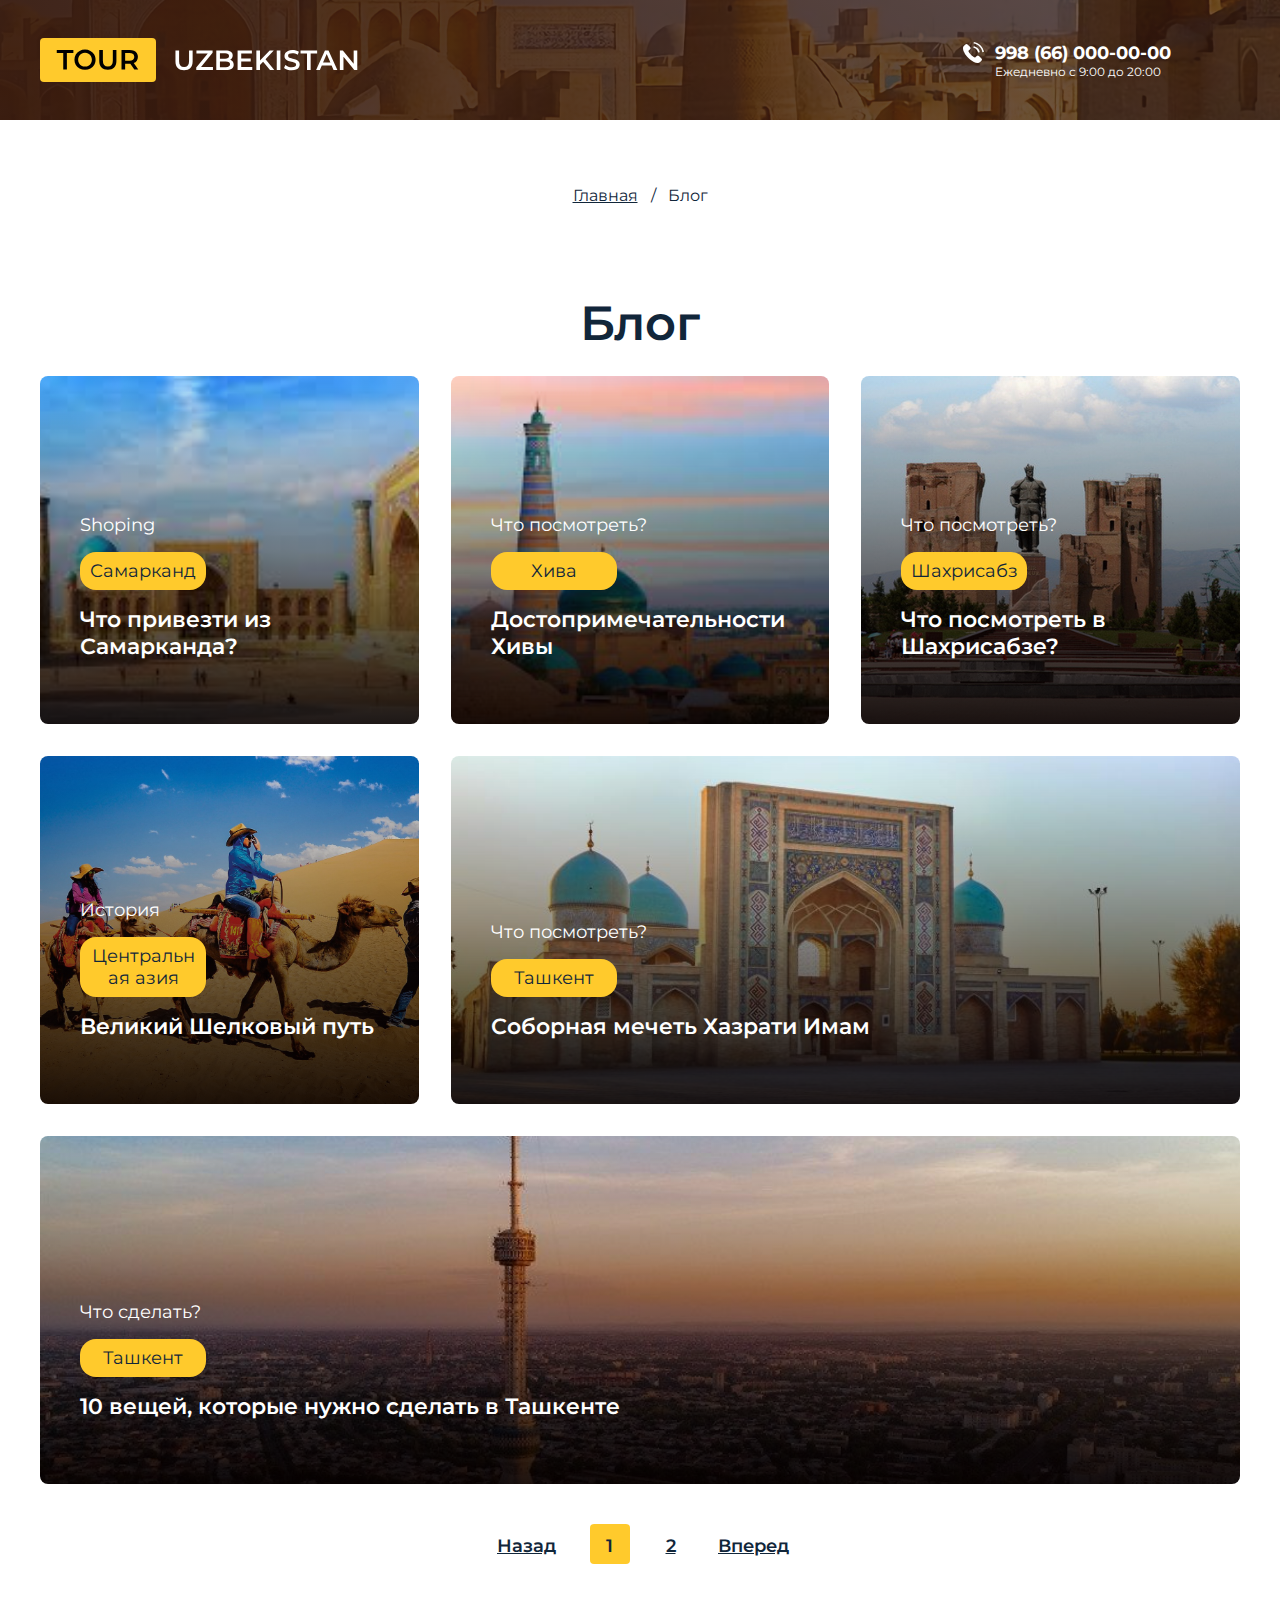
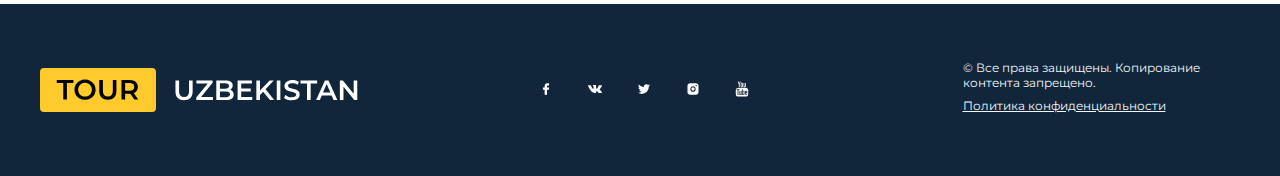
<file: blog.html>
<!DOCTYPE html>
<html lang="ru">
<head>
    <meta charset="UTF-8">
    <meta http-equiv="X-UA-Compatible" content="IE=edge">
    <meta name="viewport" content="width=device-width, initial-scale=1.0">
    <title>Блог| Tour Uzbekistan</title>
    <meta name="description" content="Путешествие в Узбекистан, памятники, транспорт, гостиницы все включено. Локальный гид. Гастрономические мастерклассы.">
    <link rel="preconnect" href="https://fonts.googleapis.com">
    <link rel="preconnect" href="https://fonts.gstatic.com" crossorigin>
    <link href="https://fonts.googleapis.com/css2?family=Montserrat:ital,wght@0,100;0,200;0,300;0,400;0,500;0,600;0,700;0,800;0,900;1,100;1,200;1,300;1,400;1,500;1,600;1,700;1,800;1,900&display=swap" rel="stylesheet">
    
    <link rel="stylesheet" href="css/styles.css">
</head>
<body>    
    <section id="main">
        <section id="hero" style="background: url('img/bukhara.png') center center / 1920px auto no-repeat;">
            <div class="hero_inner">
                <header id="header">
                    <div class="wrapper">
                        <div class="row center between">
                            <div class="logo col">
                                <a href="/"></a>
                            </div>
                            <div class="phone col">
                                <a href="tel:+998660000000">998 (66) 000-00-00</a>
                                Ежедневно с 9:00 до 20:00
                            </div>
                        </div>
                    </div>
                </header>
                
            </div>
        </section>

        <section id="content">
            <div class="wrapper">
                <div class="row">
                    <div class="breadcrumbs col">
                        <ul>
                            <li><a href="/">Главная</a></li>
                            <li>Блог</li>
                        </ul>
                    </div>                    
                </div>
            </div>
        </section>
        <section id="blog">
            <div class="wrapper">
                <h1>Блог</h1>
                <div class="row">
                    <div class="blog col">
                        <a class="post post_1" href="#" style="background: linear-gradient(180deg, rgba(0, 0, 0, 0) 0%, rgba(7, 0, 0, 0.9) 100%), url('images/samarkand.jpg') center center / cover no-repeat;">
                            <div class="theme">Shoping</div>
                            <div class="city">Самарканд</div>
                            <h3>Что привезти из Самарканда?</h3>
                        </a>
                        <a class="post post_2" href="#" style="background: linear-gradient(180deg, rgba(0, 0, 0, 0) 0%, rgba(7, 0, 0, 0.9) 100%), url('images/khiva.jpg') center center / cover no-repeat;">
                            <div class="theme">Что посмотреть?</div>
                            <div class="city">Хива</div>
                            <h3>Достопримечательности Хивы</h3>
                        </a>
                        <a class="post post_3" href="#" style="background: linear-gradient(180deg, rgba(0, 0, 0, 0) 0%, rgba(7, 0, 0, 0.9) 100%), url('images/shahrisabz.png') center center / cover no-repeat;">
                            <div class="theme">Что посмотреть?</div>
                            <div class="city">Шахрисабз</div>
                            <h3>Что посмотреть в Шахрисабзе?</h3>
                        </a>
                        <a class="post post_4" href="#" style="background: linear-gradient(180deg, rgba(0, 0, 0, 0) 0%, rgba(7, 0, 0, 0.9) 100%), url('images/silkroad.jpg') center center / cover no-repeat;">
                            <div class="theme">История</div>
                            <div class="city">Центральная азия</div>
                            <h3>Великий Шелковый путь</h3>
                        </a>
                        <a class="post post_5" href="#" style="background: linear-gradient(180deg, rgba(0, 0, 0, 0) 0%, rgba(7, 0, 0, 0.9) 100%), url('images/tashkent.jpg') center center / cover no-repeat;">
                            <div class="theme">Что посмотреть?</div>
                            <div class="city">Ташкент</div>
                            <h3>Соборная мечеть Хазрати Имам</h3>
                        </a>
                        <a class="post post_6" href="#" style="background: linear-gradient(180deg, rgba(0, 0, 0, 0) 0%, rgba(7, 0, 0, 0.9) 100%), url('images/tashkent-vishka.png') center center / cover no-repeat;">
                            <div class="theme">Что сделать?</div>
                            <div class="city">Ташкент</div>
                            <h3>10 вещей, которые нужно сделать в Ташкенте</h3>
                        </a>
                    </div>
                    <ul class="navigation col">
                        <li><a class="prev" href="#">Назад</a></li>
                        <li class="active"><span>1</span></li>
                        <li><a href="#">2</a></li>
                        <li><a class="next" href="#">Вперед</a></li>
                    </ul>

                    <!-- ul.navigation.col>col>li*3>a -->

                </div>
            </div>
        </section>
        <footer id="footer">
            <div class="wrapper">
                <div class="row footer">
                    <div class="logo col">
                        <a href="/"></a>
                    </div>
                    <div class="social_media col">
                        <a class="fb" href="https://facebook.com"></a>
                        <a class="vk" href="https://vk.com"></a>
                        <a class="tw" href="https://twitter.com"></a>
                        <a class="inst" href="https://instagram.com"></a>
                        <a class="yt" href="https://youtube.com"></a>
                    </div>
                    <div class="copyright col">
                        &copy; Все права защищены. Копирование контента запрещено.
                        <a href="#">Политика конфиденциальности</a>
                    </div>
                </div>
            </div>
        </footer>
    </section>
    <script src="js/scripts.min.js"></script>
</body>
</html>
</file>
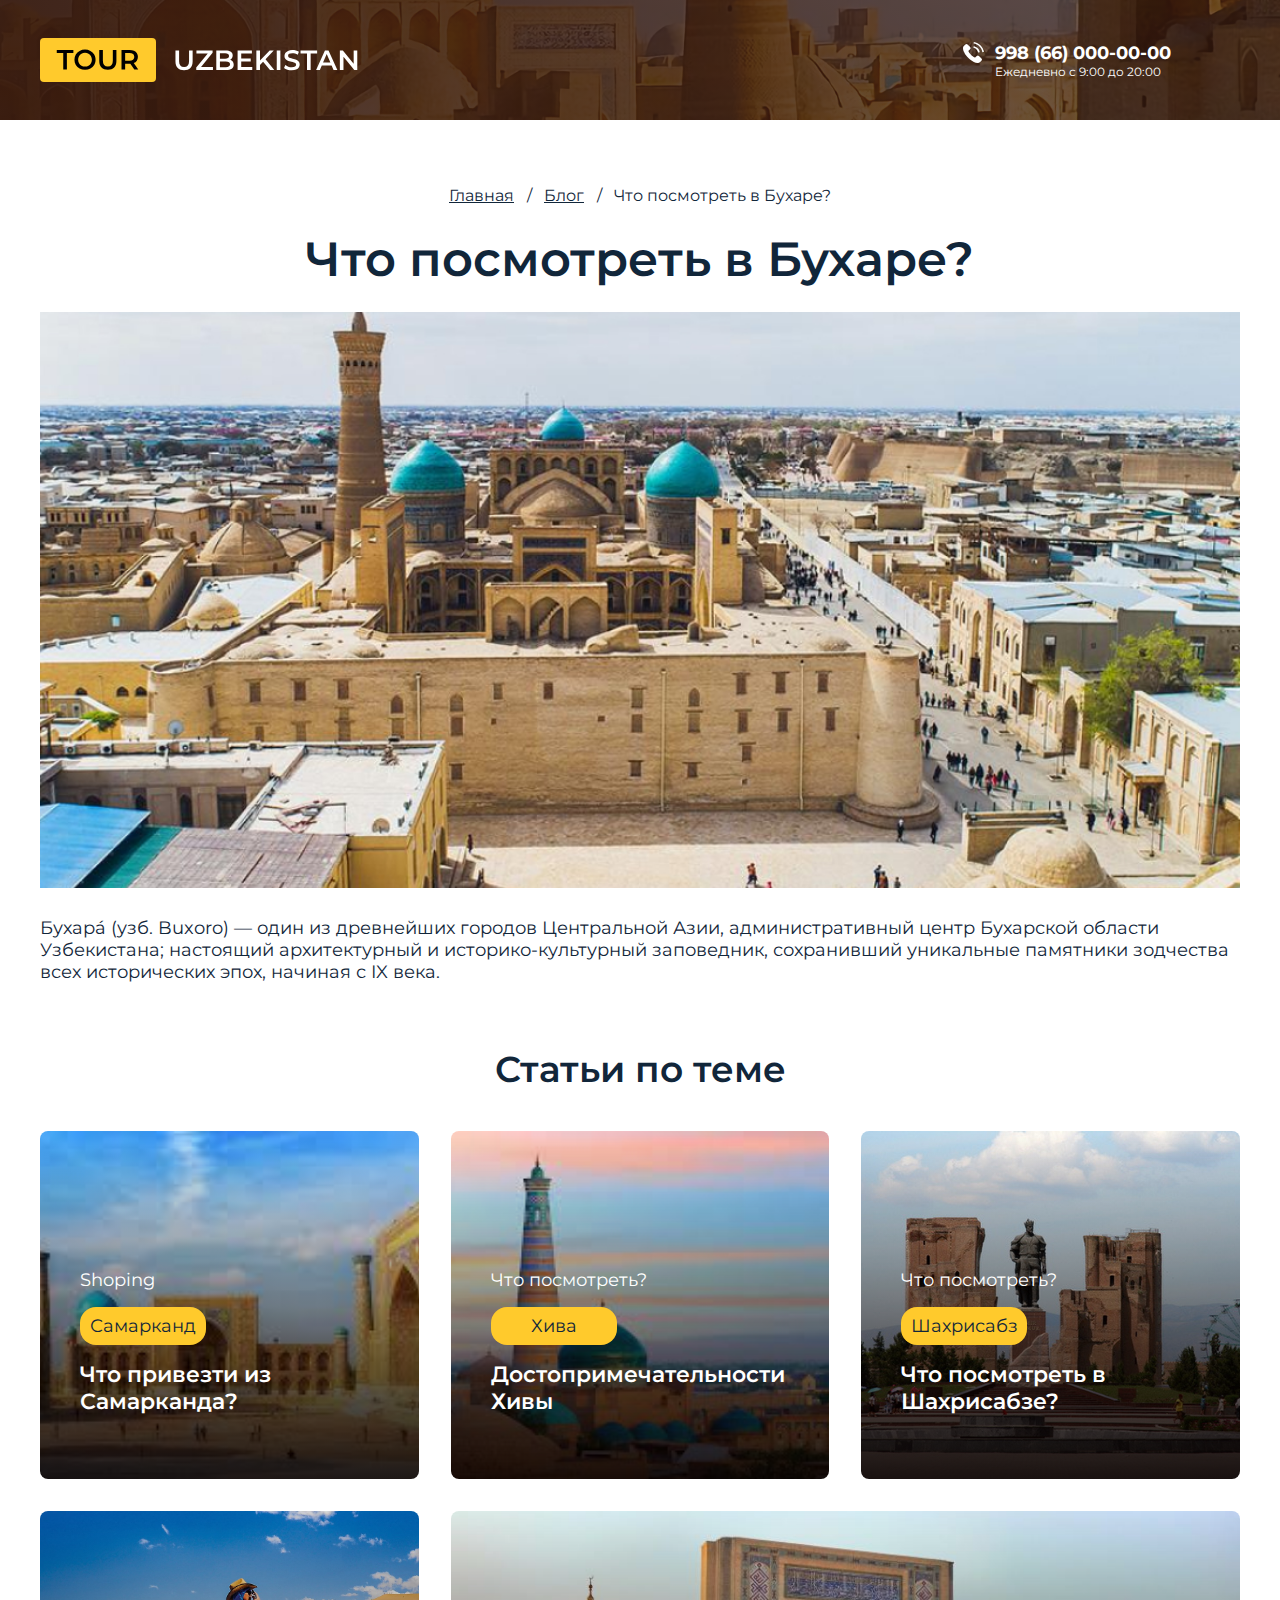
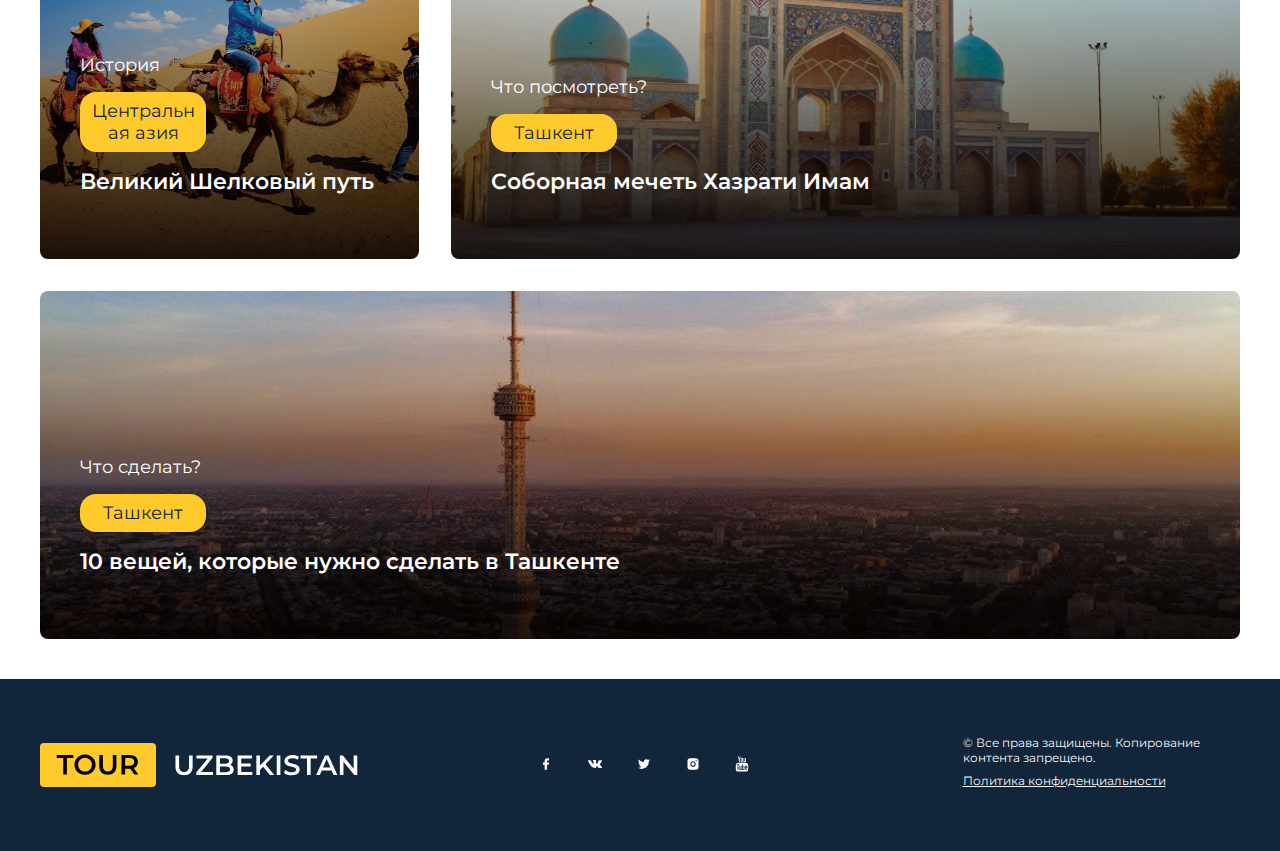
<file: post.html>
<!DOCTYPE html>
<html lang="ru">
<head>
    <meta charset="UTF-8">
    <meta http-equiv="X-UA-Compatible" content="IE=edge">
    <meta name="viewport" content="width=device-width, initial-scale=1.0">
    <title>Туры в Узбекистан | Tour Uzbekistan</title>   
    <meta name="description" content="Путешествие в Узбекистан, памятники, транспорт, гостиницы все включено. Локальный гид. Гастрономические мастерклассы.">
    <link rel="preconnect" href="https://fonts.googleapis.com">
    <link rel="preconnect" href="https://fonts.gstatic.com" crossorigin>
    <link href="https://fonts.googleapis.com/css2?family=Montserrat:ital,wght@0,100;0,200;0,300;0,400;0,500;0,600;0,700;0,800;0,900;1,100;1,200;1,300;1,400;1,500;1,600;1,700;1,800;1,900&display=swap" rel="stylesheet">
    
    <link rel="stylesheet" href="css/styles.css">
</head>
<body>    
    <section id="main">
        <section id="hero" style="background: url('img/bukhara.png') center center / 1920px auto no-repeat;">
            <div class="hero_inner">
                <header id="header">
                    <div class="wrapper">
                        <div class="row center between">
                            <div class="logo col">
                                <a href="/"></a>
                            </div>
                            <div class="phone col">
                                <a href="tel:+998660000000">998 (66) 000-00-00</a>
                                Ежедневно с 9:00 до 20:00
                            </div>
                        </div>
                    </div>
                </header>
                
            </div>
        </section>
      
        <section id="content">
            <div class="wrapper">
                <div class="row">
                    <div class="breadcrumbs col">
                        <ul>
                            <li><a href="/">Главная</a></li>
                            <li><a href="#">Блог</a></li>
                            <li>Что посмотреть в Бухаре?</li>
                        </ul>
                    </div>
                        <div class="content col">
                            <h1>Что посмотреть в Бухаре?</h1>
                            <img src="images/bukhara.jpg" alt="Что посмотреть в Бухаре?">
                            <p>Бухара́ (узб. Buxoro) — один из древнейших городов Центральной Азии, административный центр Бухарской области Узбекистана; настоящий архитектурный и историко-культурный заповедник, сохранивший уникальные памятники зодчества всех исторических эпох, начиная с IX века.</p>
                        </div>
                </div>
            </div>
        </section>

        <section id="blog">
            <div class="wrapper">
                <h2>Статьи по теме</h2>
                <div class="row">
                    <div class="blog col">
                        <a class="post post_1" href="#" style="background: linear-gradient(180deg, rgba(0, 0, 0, 0) 0%, rgba(7, 0, 0, 0.9) 100%), url('images/samarkand.jpg') center center / cover no-repeat;">
                            <div class="theme">Shoping</div>
                            <div class="city">Самарканд</div>
                            <h3>Что привезти из Самарканда?</h3>
                        </a>
                        <a class="post post_2" href="#" style="background: linear-gradient(180deg, rgba(0, 0, 0, 0) 0%, rgba(7, 0, 0, 0.9) 100%), url('images/khiva.jpg') center center / cover no-repeat;">
                            <div class="theme">Что посмотреть?</div>
                            <div class="city">Хива</div>
                            <h3>Достопримечательности Хивы</h3>
                        </a>
                        <a class="post post_3" href="#" style="background: linear-gradient(180deg, rgba(0, 0, 0, 0) 0%, rgba(7, 0, 0, 0.9) 100%), url('images/shahrisabz.png') center center / cover no-repeat;">
                            <div class="theme">Что посмотреть?</div>
                            <div class="city">Шахрисабз</div>
                            <h3>Что посмотреть в Шахрисабзе?</h3>
                        </a>
                        <a class="post post_4" href="#" style="background: linear-gradient(180deg, rgba(0, 0, 0, 0) 0%, rgba(7, 0, 0, 0.9) 100%), url('images/silkroad.jpg') center center / cover no-repeat;">
                            <div class="theme">История</div>
                            <div class="city">Центральная азия</div>
                            <h3>Великий Шелковый путь</h3>
                        </a>
                        <a class="post post_5" href="#" style="background: linear-gradient(180deg, rgba(0, 0, 0, 0) 0%, rgba(7, 0, 0, 0.9) 100%), url('images/tashkent.jpg') center center / cover no-repeat;">
                            <div class="theme">Что посмотреть?</div>
                            <div class="city">Ташкент</div>
                            <h3>Соборная мечеть Хазрати Имам</h3>
                        </a>
                        <a class="post post_6" href="#" style="background: linear-gradient(180deg, rgba(0, 0, 0, 0) 0%, rgba(7, 0, 0, 0.9) 100%), url('images/tashkent-vishka.png') center center / cover no-repeat;">
                            <div class="theme">Что сделать?</div>
                            <div class="city">Ташкент</div>
                            <h3>10 вещей, которые нужно сделать в Ташкенте</h3>
                        </a>
                    </div>
                </div>
            </div>
        </section>
        <footer id="footer">
            <div class="wrapper">
                <div class="row footer">
                    <div class="logo col">
                        <a href="/"></a>
                    </div>
                    <div class="social_media col">
                        <a class="fb" href="https://facebook.com"></a>
                        <a class="vk" href="https://vk.com"></a>
                        <a class="tw" href="https://twitter.com"></a>
                        <a class="inst" href="https://instagram.com"></a>
                        <a class="yt" href="https://youtube.com"></a>
                    </div>
                    <div class="copyright col">
                        &copy; Все права защищены. Копирование контента запрещено.
                        <a href="#">Политика конфиденциальности</a>
                    </div>
                </div>
            </div>
        </footer>
    </section>
    <script src="js/scripts.min.js"></script>
</body>
</html>
</file>
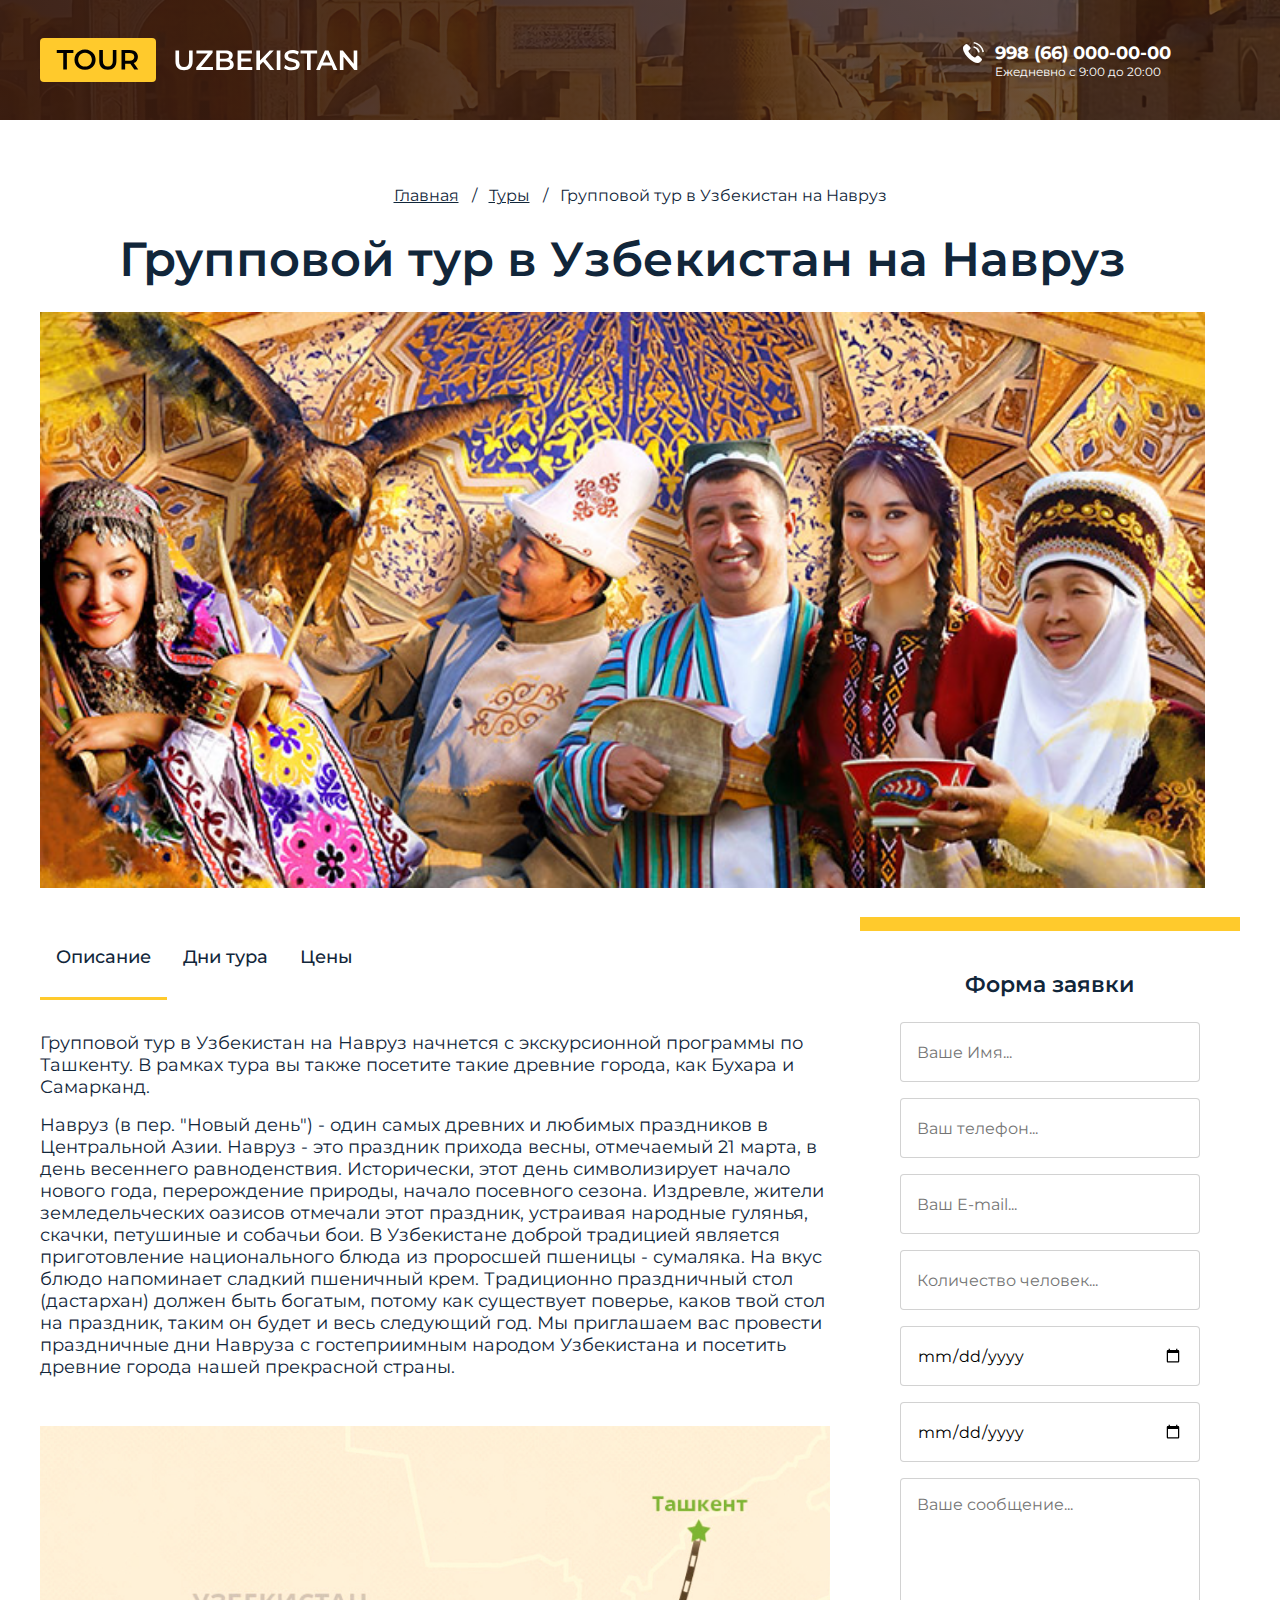
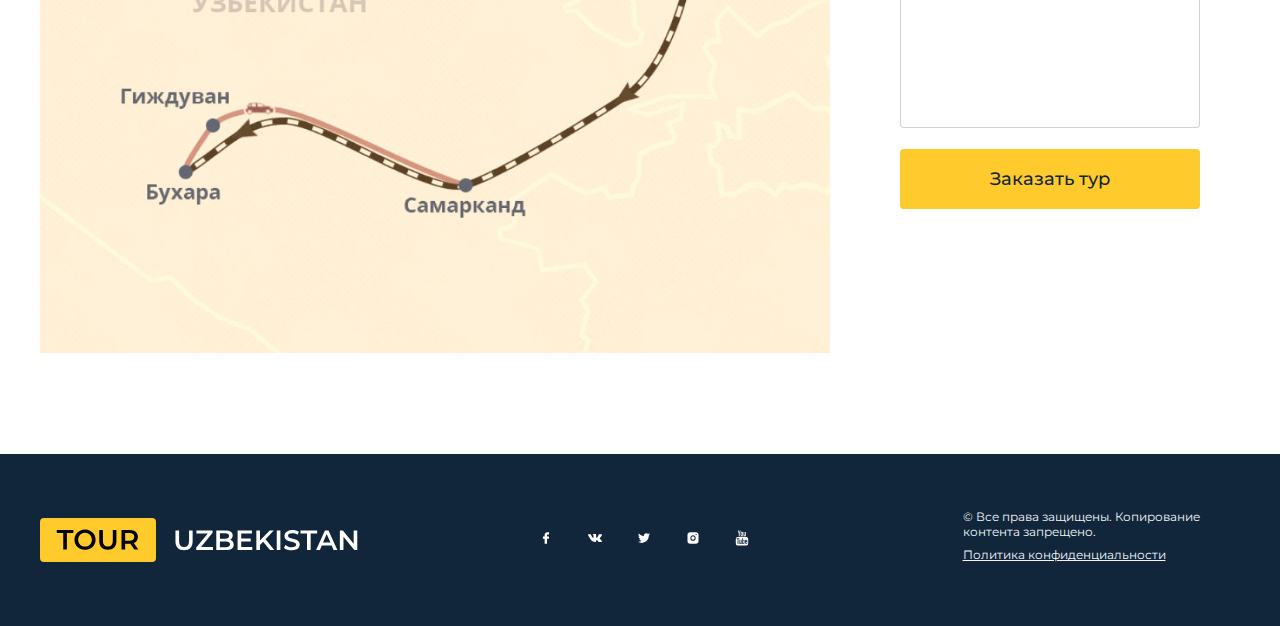
<file: tour.html>
<!DOCTYPE html>
<html lang="ru">
<head>
    <meta charset="UTF-8">
    <meta http-equiv="X-UA-Compatible" content="IE=edge">
    <meta name="viewport" content="width=device-width, initial-scale=1.0">
    <title>Групповой тур в Узбекистан на Навруз | Tour Uzbekistan</title>   
    <meta name="description" content="Путешествие в Узбекистан, памятники, транспорт, гостиницы все включено. Локальный гид. Гастрономические мастерклассы.">
    <link rel="preconnect" href="https://fonts.googleapis.com">
    <link rel="preconnect" href="https://fonts.gstatic.com" crossorigin>
    <link href="https://fonts.googleapis.com/css2?family=Montserrat:ital,wght@0,100;0,200;0,300;0,400;0,500;0,600;0,700;0,800;0,900;1,100;1,200;1,300;1,400;1,500;1,600;1,700;1,800;1,900&display=swap" rel="stylesheet">
    
    <link rel="stylesheet" href="css/styles.css">
</head>
<body>    
    <section id="main">
        <section id="hero" style="background: url('img/bukhara.png') center center / 1920px auto no-repeat;">
            <div class="hero_inner">
                <header id="header">
                    <div class="wrapper">
                        <div class="row center between">
                            <div class="logo col">
                                <a href="/"></a>
                            </div>
                            <div class="phone col">
                                <a href="tel:+998660000000">998 (66) 000-00-00</a>
                                Ежедневно с 9:00 до 20:00
                            </div>
                        </div>
                    </div>
                </header>
            </div>
        </section>

        <section id="content">
            <div class="wrapper">
                <div class="row">
                    <div class="breadcrumbs col">
                        <ul>
                            <li><a href="/">Главная</a></li>
                            <li><a href="#">Туры</a></li>
                            <li>Групповой тур в Узбекистан на Навруз</li>
                        </ul>
                    </div>
                    <div class="content col">
                        <h1>Групповой тур в Узбекистан на Навруз</h1>
                        <img src="images/fiva-stans.jpg" alt="Групповой тур в Узбекистан на Навруз">
                   </div>
                </div>
            </div>

            <section id="tour">
                <div class="wrapper">
                    <div class="row j_center">
                        <div class="tabs col">
                            <div class="tabs_btns">
                                <div class="tabs_btn active">Описание</div>
                                <div class="tabs_btn">Дни тура</div>
                                <div class="tabs_btn">Цены</div>
                            </div>
                            <div class="tabs_content">
                                <div class="tabs_item active">
                                    <p>Групповой тур в Узбекистан на Навруз начнется с экскурсионной программы по Ташкенту. В рамках тура вы также посетите такие древние города, как Бухара и Самарканд.</p>
                                    <p>Навруз (в пер. "Новый день") - один самых древних и любимых праздников в Центральной Азии. Навруз - это праздник прихода весны, отмечаемый 21 марта, в день весеннего равноденствия. Исторически, этот день символизирует начало нового года, перерождение природы, начало посевного сезона. Издревле, жители земледельческих оазисов отмечали этот праздник, устраивая народные гулянья, скачки, петушиные и собачьи бои. В Узбекистане доброй традицией является приготовление национального блюда из проросшей пшеницы - сумаляка. На вкус блюдо напоминает сладкий пшеничный крем. Традиционно праздничный стол (дастархан) должен быть богатым, потому как существует поверье, каков твой стол на праздник, таким он будет и весь следующий год. Мы приглашаем вас провести праздничные дни Навруза с гостеприимным народом Узбекистана и посетить древние города нашей прекрасной страны.</p>
                                    <img src="images/karta.jpg" alt="Карта">
                                </div>
                                <div class="tabs_item">
                                    <h2>Дни тура</h2>
                                    <div class="accordion">
                                        <div class="accordion_item">
                                            <div class="accordion_label">День 1, 19 марта, Вс: Прибытие в Ташкент</div>
                                            <div class="accordion_content">Прибытие в Ташкент. В аэропорту вас встретит наш водитель и отвезет в отель. Заселение в отель. Свободное время. Ночь в отеле Ташкента.<br>
                                                Рекомендуемые рейсы: <br>
                                                Алматы – Ташкент, KC127, 12:15-12:50 <br>
                                                Алматы – Ташкент, HY764, 18:30-19:10 <br>
                                                Москва – Ташкент, HY9614, 15:45-21:40</div>
                                        </div>
                                        <div class="accordion_item">
                                            <div class="accordion_label">День 2, 20 марта, Пн: Ташкент – Бухара</div>
                                            <div class="accordion_content">21 марта по всему Узбекистану отмечают Навруз – древний праздник, символизирующий вступление весны в свои права. Это яркое торжество проходит с веселыми танцами, песнями и, конечно, традиционными угощениями. Вы сможете отведать особую самсу, начиненную зеленью, которую готовят только весной. Кроме того, вам обязательно предложат попробовать сумаляк – блюдо из пророщенной пшеницы, ассоциирующееся у народов Центральной Азии именно c Наврузом.<br>
                                                Ранний завтрак в отеле. Выписка из отеля и начало группового тура в Узбекистан на Навруз. Трансфер на жд вокзал. Скоростной поезд отправляется из Ташкента в Бухару. Здесь вас встретит водитель и доставит в отель (заселение в отель в 14:00).
                                                В холле гостиницы вас будет ожидать гид. Полный день пешей экскурсии по Бухаре. Вас ожидает экскурсия с гидом в исторический центр Бухары, включенный в Список Всемирного наследия ЮНЕСКО. Посещение крепости Арк, мавзолея Саманидов, мавзолея Чашма-Аюб, архитектурного ансамбля Калян, медресе Мири-Араб, мечети Магоки-Аттори, медресе Улугбека и Абдулазизхана, торговых куполов, комплекса Ляби-Хауз.
                                                Свободное время. Ночь в отеле в Бухаре.
                                                Продолжительность экскурсии: 5 часов<br></div>
                                        </div>
                                        <div class="accordion_item">
                                            <div class="accordion_label">День 3, 21 марта, Вт: Бухара – Гиждуван – Самарканд</div>
                                            <div class="accordion_content">Завтрак в отеле. Свободное время для самостоятельных прогулок по старым улочкам Бухары, где вы сможете посетить легендарную кукольную мастерскую, знаменитую фабрику бухарских шелковых ковров ручной работы, кузницу по изготовлению ножей, приобрести яркие сувениры на память. В 11:00 переезд из Бухары в Самарканд через город Гиждуван. Гиждуван - небольшой город, с древних времен являющийся центром традиционных ремесел. <br> Гиждуванская керамика издревле известна в Азии и узнаваема благодаря своему оригинальному цвету и стилю оформления. Вы посетите центр керамики и музей, а после вас ждет вкусный и сытный обед. Следующая остановка в караван-сарае Рабат-и-Малик (XI в.). Также вы увидите Сардоба Малик (водохранилище). Выезд и прибытие в Самарканд. Размещение в отеле. Свободное время. Ночь в Самарканде.<br></div>
                                        </div>
                                        <div class="accordion_item">
                                            <div class="accordion_label">День 4, 22 марта, Ср: Самарканд – Ташкент</div>
                                            <div class="accordion_content">Завтрак в отеле. В холле гостиницы вас будут ожидать гид и водитель. В этот день вы посетите знаменитую площадь Регистан, которая являлась центром Самарканда на протяжение многих веков, а также соборную мечеть Биби-Ханум, со строительством которой связано множество народных легенд и поверий. Также вы зайдете на Сиабский базар, где можно купить восточные сладости, свежие сочные фрукты и национальные сувениры.<br> Кроме того, вы посетите обсерваторию Улугбека - внука Амира Тимура, правителя Самарканда и великого ученого средневековья, комплекс Шахи-Зинда, представляющий собой великолепный ансамбль мавзолеев самаркандской знати и мавзолей Гур-Эмир - усыпальницу Амира Тимура и Тимуридов. Посещение гробницы святого Даниила.
                                                Трансфер на жд вокзал. Отправление скоростным поездом в Ташкент. Прибытие в Ташкент и трансфер в отель. Ночь в Ташкенте.
                                                Продолжительность экскурсии: 6 часов<br></div>
                                        </div>
                                        <div class="accordion_item">
                                            <div class="accordion_label">День 5, 23 марта, Чт: Ташкент</div>
                                            <div class="accordion_content">Ранний завтрак в отеле. Встреча с гидом в лобби отеля. Экскурсия с гидом по Ташкенту - столице Узбекистана и самому большому городу в Средней Азии. В этот день запланировано посещение Старого города, где расположен религиозный центр Ташкента – комплекс Хаст-Имам. Именно здесь хранится знаменитый Коран халифа Османа (VII в.). В Хаст-Имаме вы посетите медресе Барак-хана, мечеть Тилля-Шейха, мавзолей Абу Бакр Каффаль Шаши.<br> Затем вы побываете на одном из старейших базаров города – "Чорсу". После осмотра достопримечательностей Старого города вас ждет поездка на ташкентском метро в центр. Выйдя со станции метро "Космонавтов", вы посетите Музей прикладного искусства, а затем прогуляетесь через театр Навои к площади Амира Тимура. Конец экскурсии по Ташкенту.
                                                После экскурсии трансфер в аэропорт. Конец группового тура в Узбекистан на Навруз.
                                                Продолжительность экскурсии: 4 часа<br></div>
                                        </div>
                                    </div>
                                </div>
                                <div class="tabs_item">
                                    <table>
                                        <tbody>
                                            <tr>
                                                <td>Начало</td>
                                                <td>Конец</td>
                                                <td>Цена</td>
                                            </tr>
                                            <tr>
                                                <td>Янв 2, Вс</td>
                                                <td>Янв 7, Пт</td>
                                                <td>US $ 540</td>
                                            </tr>
                                        </tbody>
                                    </table>
                                </div>
                            </div>
                        </div>
                        <div class="tour_form col">
                            <form action="#">
                                <h3>Форма заявки</h3>
                                <div class="input_field">
                                    <input type="text" name="name" placeholder="Ваше Имя...">
                                </div>
                                <div class="input_field">
                                    <input type="tel" name="tel" placeholder="Ваш телефон...">
                                </div>
                                <div class="input_field">
                                    <input type="email" name="email" placeholder="Ваш E-mail...">
                                </div>
                                <div class="input_field">
                                    <input type="number" name="number" placeholder="Количество человек...">
                                </div>
                                <div class="input_field">
                                    <input type="date" name="date-arrival" placeholder="Дата заезда...">
                                </div>
                                <div class="input_field">
                                    <input type="date" name="date-of-departure" placeholder="Дата выезда...">
                                </div>
                                <div class="text_field">
                                    <textarea name="comment" cols="30" rows="10" placeholder="Ваше сообщение..."></textarea>
                                </div>
                                <div class="button">
                                    <input type="submit" value="Заказать тур">
                                </div>
                            </form>
                        </div>
                    </div>
                </div>
            </section>
        </section>

        
        
        <footer id="footer">
            <div class="wrapper">
                <div class="row footer">
                    <div class="logo col">
                        <a href="/"></a>
                    </div>
                    <div class="social_media col">
                        <a class="fb" href="https://facebook.com"></a>
                        <a class="vk" href="https://vk.com"></a>
                        <a class="tw" href="https://twitter.com"></a>
                        <a class="inst" href="https://instagram.com"></a>
                        <a class="yt" href="https://youtube.com"></a>
                    </div>
                    <div class="copyright col">
                        &copy; Все права защищены. Копирование контента запрещено.
                        <a href="#">Политика конфиденциальности</a>
                    </div>
                </div>
            </div>
        </footer>
    </section>
    <script src="js/scripts.min.js"></script>
</body>
</html>
</file>
<file: css/styles.css>
:root {
  --offset: 30px;
}

.glightbox-container {
  width: 100%;
  height: 100%;
  position: fixed;
  top: 0;
  left: 0;
  z-index: 999999!important;
  overflow: hidden;
  -ms-touch-action: none;
  touch-action: none;
  -ms-text-size-adjust: 100%;
  text-size-adjust: 100%;
  -webkit-backface-visibility: hidden;
  backface-visibility: hidden;
  outline: 0;
}

.glightbox-container.inactive {
  display: none;
}

.glightbox-container .gcontainer {
  position: relative;
  width: 100%;
  height: 100%;
  z-index: 9999;
  overflow: hidden;
}

.glightbox-container .gslider {
  -webkit-transition: -webkit-transform 0.4s ease;
  transition: -webkit-transform 0.4s ease;
  -o-transition: transform 0.4s ease;
  transition: transform 0.4s ease;
  transition: transform 0.4s ease, -webkit-transform 0.4s ease;
  height: 100%;
  left: 0;
  top: 0;
  width: 100%;
  position: relative;
  overflow: hidden;
  display: -webkit-box !important;
  display: -ms-flexbox !important;
  display: flex!important;
  -webkit-box-pack: center;
  -ms-flex-pack: center;
  justify-content: center;
  -webkit-box-align: center;
  -ms-flex-align: center;
  align-items: center;
  -webkit-transform: translate3d(0, 0, 0);
  transform: translate3d(0, 0, 0);
}

.glightbox-container .gslide {
  width: 100%;
  position: absolute;
  -webkit-user-select: none;
  -moz-user-select: none;
  -ms-user-select: none;
  user-select: none;
  display: -webkit-box;
  display: -ms-flexbox;
  display: flex;
  -webkit-box-align: center;
  -ms-flex-align: center;
  align-items: center;
  -webkit-box-pack: center;
  -ms-flex-pack: center;
  justify-content: center;
  opacity: 0;
}

.glightbox-container .gslide.current {
  opacity: 1;
  z-index: 99999;
  position: relative;
}

.glightbox-container .gslide.prev {
  opacity: 1;
  z-index: 9999;
}

.glightbox-container .gslide-inner-content {
  width: 100%;
}

.glightbox-container .ginner-container {
  position: relative;
  width: 100%;
  display: -webkit-box;
  display: -ms-flexbox;
  display: flex;
  -webkit-box-pack: center;
  -ms-flex-pack: center;
  justify-content: center;
  -webkit-box-orient: vertical;
  -webkit-box-direction: normal;
  -ms-flex-direction: column;
  flex-direction: column;
  max-width: 100%;
  margin: auto;
  height: 100vh;
}

.glightbox-container .ginner-container.gvideo-container {
  width: 100%;
}

.glightbox-container .ginner-container.desc-bottom,
.glightbox-container .ginner-container.desc-top {
  -webkit-box-orient: vertical;
  -webkit-box-direction: normal;
  -ms-flex-direction: column;
  flex-direction: column;
}

.glightbox-container .ginner-container.desc-left,
.glightbox-container .ginner-container.desc-right {
  max-width: 100% !important;
}

.gslide iframe,
.gslide video {
  outline: 0!important;
  border: none;
  min-height: 165px;
  -webkit-overflow-scrolling: touch;
  -ms-touch-action: auto;
  touch-action: auto;
}

.gslide:not(.current) {
  pointer-events: none;
}

.gslide-image {
  -webkit-box-align: center;
  -ms-flex-align: center;
  align-items: center;
}

.gslide-image img {
  max-height: 100vh;
  display: block;
  padding: 0;
  float: none;
  outline: 0;
  border: none;
  -webkit-user-select: none;
  -moz-user-select: none;
  -ms-user-select: none;
  user-select: none;
  max-width: 100vw;
  width: auto;
  height: auto;
  -o-object-fit: cover;
  object-fit: cover;
  -ms-touch-action: none;
  touch-action: none;
  margin: auto;
  min-width: 200px;
}

.desc-bottom .gslide-image img,
.desc-top .gslide-image img {
  width: auto;
}

.desc-left .gslide-image img,
.desc-right .gslide-image img {
  width: auto;
  max-width: 100%;
}

.gslide-image img.zoomable {
  position: relative;
}

.gslide-image img.dragging {
  cursor: -webkit-grabbing !important;
  cursor: grabbing!important;
  -webkit-transition: none;
  -o-transition: none;
  transition: none;
}

.gslide-video {
  position: relative;
  max-width: 100vh;
  width: 100% !important;
}

.gslide-video .plyr__poster-enabled.plyr--loading .plyr__poster {
  display: none;
}

.gslide-video .gvideo-wrapper {
  width: 100%;
  margin: auto;
}

.gslide-video::before {
  content: '';
  position: absolute;
  width: 100%;
  height: 100%;
  background: rgba(255, 0, 0, 0.34);
  display: none;
}

.gslide-video.playing::before {
  display: none;
}

.gslide-video.fullscreen {
  max-width: 100%!important;
  min-width: 100%;
  height: 75vh;
}

.gslide-video.fullscreen video {
  max-width: 100%!important;
  width: 100% !important;
}

.gslide-inline {
  background: #fff;
  text-align: left;
  max-height: calc(100vh - 40px);
  overflow: auto;
  max-width: 100%;
  margin: auto;
}

.gslide-inline .ginlined-content {
  padding: 20px;
  width: 100%;
}

.gslide-inline .dragging {
  cursor: -webkit-grabbing !important;
  cursor: grabbing!important;
  -webkit-transition: none;
  -o-transition: none;
  transition: none;
}

.ginlined-content {
  overflow: auto;
  display: block!important;
  opacity: 1;
}

.gslide-external {
  display: -webkit-box;
  display: -ms-flexbox;
  display: flex;
  width: 100%;
  min-width: 100%;
  background: #fff;
  padding: 0;
  overflow: auto;
  max-height: 75vh;
  height: 100%;
}

.gslide-media {
  display: -webkit-box;
  display: -ms-flexbox;
  display: flex;
  width: auto;
}

.zoomed .gslide-media {
  -webkit-box-shadow: none!important;
  box-shadow: none !important;
}

.desc-bottom .gslide-media,
.desc-top .gslide-media {
  margin: 0 auto;
  -webkit-box-orient: vertical;
  -webkit-box-direction: normal;
  -ms-flex-direction: column;
  flex-direction: column;
}

.gslide-description {
  position: relative;
  -webkit-box-flex: 1;
  -ms-flex: 1 0 100%;
  flex: 1 0 100%;
}

.gslide-description.description-left,
.gslide-description.description-right {
  max-width: 100%;
}

.gslide-description.description-bottom,
.gslide-description.description-top {
  margin: 0 auto;
  width: 100%;
}

.gslide-description p {
  margin-bottom: 12px;
}

.gslide-description p:last-child {
  margin-bottom: 0;
}

.zoomed .gslide-description {
  display: none;
}

.glightbox-button-hidden {
  display: none;
}

.glightbox-mobile .glightbox-container .gslide-description {
  height: auto!important;
  width: 100%;
  position: absolute;
  bottom: 0;
  padding: 19px 11px;
  max-width: 100vw!important;
  -webkit-box-ordinal-group: 3!important;
  -ms-flex-order: 2!important;
  order: 2!important;
  max-height: 78vh;
  overflow: auto!important;
  background: -webkit-gradient(linear, left top, left bottom, color-stop(0, rgba(0, 0, 0, 0)), to(rgba(0, 0, 0, 0.75)));
  background: -o-linear-gradient(top, rgba(0, 0, 0, 0) 0, rgba(0, 0, 0, 0.75) 100%);
  background: linear-gradient(to bottom, rgba(0, 0, 0, 0) 0, rgba(0, 0, 0, 0.75) 100%);
  -webkit-transition: opacity 0.3s linear;
  -o-transition: opacity 0.3s linear;
  transition: opacity 0.3s linear;
  padding-bottom: 50px;
}

.glightbox-mobile .glightbox-container .gslide-title {
  color: #fff;
  font-size: 1em;
}

.glightbox-mobile .glightbox-container .gslide-desc {
  color: #a1a1a1;
}

.glightbox-mobile .glightbox-container .gslide-desc a {
  color: #fff;
  font-weight: 700;
}

.glightbox-mobile .glightbox-container .gslide-desc * {
  color: inherit;
}

.glightbox-mobile .glightbox-container .gslide-desc .desc-more {
  color: #fff;
  opacity: 0.4;
}

.gdesc-open .gslide-media {
  -webkit-transition: opacity 0.5s ease;
  -o-transition: opacity 0.5s ease;
  transition: opacity 0.5s ease;
  opacity: 0.4;
}

.gdesc-open .gdesc-inner {
  padding-bottom: 30px;
}

.gdesc-closed .gslide-media {
  -webkit-transition: opacity 0.5s ease;
  -o-transition: opacity 0.5s ease;
  transition: opacity 0.5s ease;
  opacity: 1;
}

.greset {
  -webkit-transition: all 0.3s ease;
  -o-transition: all 0.3s ease;
  transition: all 0.3s ease;
}

.gabsolute {
  position: absolute;
}

.grelative {
  position: relative;
}

.glightbox-desc {
  display: none !important;
}

.glightbox-open {
  overflow: hidden;
}

.gloader {
  height: 25px;
  width: 25px;
  -webkit-animation: lightboxLoader 0.8s infinite linear;
  animation: lightboxLoader 0.8s infinite linear;
  border: 2px solid #fff;
  border-right-color: transparent;
  border-radius: 50%;
  position: absolute;
  display: block;
  z-index: 9999;
  left: 0;
  right: 0;
  margin: 0 auto;
  top: 47%;
}

.goverlay {
  width: 100%;
  height: calc(100vh + 1px);
  position: fixed;
  top: -1px;
  left: 0;
  background: #000;
  will-change: opacity;
}

.glightbox-mobile .goverlay {
  background: #000;
}

.gclose,
.gnext,
.gprev {
  z-index: 99999;
  cursor: pointer;
  width: 26px;
  height: 44px;
  border: none;
  display: -webkit-box;
  display: -ms-flexbox;
  display: flex;
  -webkit-box-pack: center;
  -ms-flex-pack: center;
  justify-content: center;
  -webkit-box-align: center;
  -ms-flex-align: center;
  align-items: center;
  -webkit-box-orient: vertical;
  -webkit-box-direction: normal;
  -ms-flex-direction: column;
  flex-direction: column;
}

.gclose svg,
.gnext svg,
.gprev svg {
  display: block;
  width: 25px;
  height: auto;
  margin: 0;
  padding: 0;
}

.gclose.disabled,
.gnext.disabled,
.gprev.disabled {
  opacity: 0.1;
}

.gclose .garrow,
.gnext .garrow,
.gprev .garrow {
  stroke: #fff;
}

.gbtn.focused {
  outline: 2px solid #0f3d81;
}

iframe.wait-autoplay {
  opacity: 0;
}

.glightbox-closing .gclose,
.glightbox-closing .gnext,
.glightbox-closing .gprev {
  opacity: 0 !important;
}

.glightbox-clean .gslide-description {
  background: #fff;
}

.glightbox-clean .gdesc-inner {
  padding: 22px 20px;
}

.glightbox-clean .gslide-title {
  font-size: 1em;
  font-weight: 400;
  font-family: arial;
  color: #000;
  margin-bottom: 19px;
  line-height: 1.4em;
}

.glightbox-clean .gslide-desc {
  font-size: 0.86em;
  margin-bottom: 0;
  font-family: arial;
  line-height: 1.4em;
}

.glightbox-clean .gslide-video {
  background: #000;
}

.glightbox-clean .gclose,
.glightbox-clean .gnext,
.glightbox-clean .gprev {
  background-color: rgba(0, 0, 0, 0.75);
  border-radius: 4px;
}

.glightbox-clean .gclose path,
.glightbox-clean .gnext path,
.glightbox-clean .gprev path {
  fill: #fff;
}

.glightbox-clean .gprev {
  position: absolute;
  top: -100%;
  left: 30px;
  width: 40px;
  height: 50px;
}

.glightbox-clean .gnext {
  position: absolute;
  top: -100%;
  right: 30px;
  width: 40px;
  height: 50px;
}

.glightbox-clean .gclose {
  width: 35px;
  height: 35px;
  top: 15px;
  right: 10px;
  position: absolute;
}

.glightbox-clean .gclose svg {
  width: 18px;
  height: auto;
}

.glightbox-clean .gclose:hover {
  opacity: 1;
}

.gfadeIn {
  -webkit-animation: gfadeIn 0.5s ease;
  animation: gfadeIn 0.5s ease;
}

.gfadeOut {
  -webkit-animation: gfadeOut 0.5s ease;
  animation: gfadeOut 0.5s ease;
}

.gslideOutLeft {
  -webkit-animation: gslideOutLeft 0.3s ease;
  animation: gslideOutLeft 0.3s ease;
}

.gslideInLeft {
  -webkit-animation: gslideInLeft 0.3s ease;
  animation: gslideInLeft 0.3s ease;
}

.gslideOutRight {
  -webkit-animation: gslideOutRight 0.3s ease;
  animation: gslideOutRight 0.3s ease;
}

.gslideInRight {
  -webkit-animation: gslideInRight 0.3s ease;
  animation: gslideInRight 0.3s ease;
}

.gzoomIn {
  -webkit-animation: gzoomIn 0.5s ease;
  animation: gzoomIn 0.5s ease;
}

.gzoomOut {
  -webkit-animation: gzoomOut 0.5s ease;
  animation: gzoomOut 0.5s ease;
}

@-webkit-keyframes lightboxLoader {
  0% {
    -webkit-transform: rotate(0);
    transform: rotate(0);
  }

  100% {
    -webkit-transform: rotate(360deg);
    transform: rotate(360deg);
  }
}

@keyframes lightboxLoader {
  0% {
    -webkit-transform: rotate(0);
    transform: rotate(0);
  }

  100% {
    -webkit-transform: rotate(360deg);
    transform: rotate(360deg);
  }
}

@-webkit-keyframes gfadeIn {
  from {
    opacity: 0;
  }

  to {
    opacity: 1;
  }
}

@keyframes gfadeIn {
  from {
    opacity: 0;
  }

  to {
    opacity: 1;
  }
}

@-webkit-keyframes gfadeOut {
  from {
    opacity: 1;
  }

  to {
    opacity: 0;
  }
}

@keyframes gfadeOut {
  from {
    opacity: 1;
  }

  to {
    opacity: 0;
  }
}

@-webkit-keyframes gslideInLeft {
  from {
    opacity: 0;
    -webkit-transform: translate3d(-60%, 0, 0);
    transform: translate3d(-60%, 0, 0);
  }

  to {
    visibility: visible;
    -webkit-transform: translate3d(0, 0, 0);
    transform: translate3d(0, 0, 0);
    opacity: 1;
  }
}

@keyframes gslideInLeft {
  from {
    opacity: 0;
    -webkit-transform: translate3d(-60%, 0, 0);
    transform: translate3d(-60%, 0, 0);
  }

  to {
    visibility: visible;
    -webkit-transform: translate3d(0, 0, 0);
    transform: translate3d(0, 0, 0);
    opacity: 1;
  }
}

@-webkit-keyframes gslideOutLeft {
  from {
    opacity: 1;
    visibility: visible;
    -webkit-transform: translate3d(0, 0, 0);
    transform: translate3d(0, 0, 0);
  }

  to {
    -webkit-transform: translate3d(-60%, 0, 0);
    transform: translate3d(-60%, 0, 0);
    opacity: 0;
    visibility: hidden;
  }
}

@keyframes gslideOutLeft {
  from {
    opacity: 1;
    visibility: visible;
    -webkit-transform: translate3d(0, 0, 0);
    transform: translate3d(0, 0, 0);
  }

  to {
    -webkit-transform: translate3d(-60%, 0, 0);
    transform: translate3d(-60%, 0, 0);
    opacity: 0;
    visibility: hidden;
  }
}

@-webkit-keyframes gslideInRight {
  from {
    opacity: 0;
    visibility: visible;
    -webkit-transform: translate3d(60%, 0, 0);
    transform: translate3d(60%, 0, 0);
  }

  to {
    -webkit-transform: translate3d(0, 0, 0);
    transform: translate3d(0, 0, 0);
    opacity: 1;
  }
}

@keyframes gslideInRight {
  from {
    opacity: 0;
    visibility: visible;
    -webkit-transform: translate3d(60%, 0, 0);
    transform: translate3d(60%, 0, 0);
  }

  to {
    -webkit-transform: translate3d(0, 0, 0);
    transform: translate3d(0, 0, 0);
    opacity: 1;
  }
}

@-webkit-keyframes gslideOutRight {
  from {
    opacity: 1;
    visibility: visible;
    -webkit-transform: translate3d(0, 0, 0);
    transform: translate3d(0, 0, 0);
  }

  to {
    -webkit-transform: translate3d(60%, 0, 0);
    transform: translate3d(60%, 0, 0);
    opacity: 0;
  }
}

@keyframes gslideOutRight {
  from {
    opacity: 1;
    visibility: visible;
    -webkit-transform: translate3d(0, 0, 0);
    transform: translate3d(0, 0, 0);
  }

  to {
    -webkit-transform: translate3d(60%, 0, 0);
    transform: translate3d(60%, 0, 0);
    opacity: 0;
  }
}

@-webkit-keyframes gzoomIn {
  from {
    opacity: 0;
    -webkit-transform: scale3d(0.3, 0.3, 0.3);
    transform: scale3d(0.3, 0.3, 0.3);
  }

  to {
    opacity: 1;
  }
}

@keyframes gzoomIn {
  from {
    opacity: 0;
    -webkit-transform: scale3d(0.3, 0.3, 0.3);
    transform: scale3d(0.3, 0.3, 0.3);
  }

  to {
    opacity: 1;
  }
}

@-webkit-keyframes gzoomOut {
  from {
    opacity: 1;
  }

  50% {
    opacity: 0;
    -webkit-transform: scale3d(0.3, 0.3, 0.3);
    transform: scale3d(0.3, 0.3, 0.3);
  }

  to {
    opacity: 0;
  }
}

@keyframes gzoomOut {
  from {
    opacity: 1;
  }

  50% {
    opacity: 0;
    -webkit-transform: scale3d(0.3, 0.3, 0.3);
    transform: scale3d(0.3, 0.3, 0.3);
  }

  to {
    opacity: 0;
  }
}

/**
 * Swiper 7.4.1
 * Most modern mobile touch slider and framework with hardware accelerated transitions
 * https://swiperjs.com
 *
 * Copyright 2014-2021 Vladimir Kharlampidi
 *
 * Released under the MIT License
 *
 * Released on: December 24, 2021
 */

@font-face {
  font-family: swiper-icons;
  src: url('data:application/font-woff;charset=utf-8;base64, [base64]//wADZ2x5ZgAAAywAAADMAAAD2MHtryVoZWFkAAABbAAAADAAAAA2E2+eoWhoZWEAAAGcAAAAHwAAACQC9gDzaG10eAAAAigAAAAZAAAArgJkABFsb2NhAAAC0AAAAFoAAABaFQAUGG1heHAAAAG8AAAAHwAAACAAcABAbmFtZQAAA/gAAAE5AAACXvFdBwlwb3N0AAAFNAAAAGIAAACE5s74hXjaY2BkYGAAYpf5Hu/j+W2+MnAzMYDAzaX6QjD6/4//Bxj5GA8AuRwMYGkAPywL13jaY2BkYGA88P8Agx4j+/8fQDYfA1AEBWgDAIB2BOoAeNpjYGRgYNBh4GdgYgABEMnIABJzYNADCQAACWgAsQB42mNgYfzCOIGBlYGB0YcxjYGBwR1Kf2WQZGhhYGBiYGVmgAFGBiQQkOaawtDAoMBQxXjg/wEGPcYDDA4wNUA2CCgwsAAAO4EL6gAAeNpj2M0gyAACqxgGNWBkZ2D4/wMA+xkDdgAAAHjaY2BgYGaAYBkGRgYQiAHyGMF8FgYHIM3DwMHABGQrMOgyWDLEM1T9/w8UBfEMgLzE////P/5//f/V/xv+r4eaAAeMbAxwIUYmIMHEgKYAYjUcsDAwsLKxc3BycfPw8jEQA/[base64]/uznmfPFBNODM2K7MTQ45YEAZqGP81AmGGcF3iPqOop0r1SPTaTbVkfUe4HXj97wYE+yNwWYxwWu4v1ugWHgo3S1XdZEVqWM7ET0cfnLGxWfkgR42o2PvWrDMBSFj/IHLaF0zKjRgdiVMwScNRAoWUoH78Y2icB/yIY09An6AH2Bdu/UB+yxopYshQiEvnvu0dURgDt8QeC8PDw7Fpji3fEA4z/PEJ6YOB5hKh4dj3EvXhxPqH/SKUY3rJ7srZ4FZnh1PMAtPhwP6fl2PMJMPDgeQ4rY8YT6Gzao0eAEA409DuggmTnFnOcSCiEiLMgxCiTI6Cq5DZUd3Qmp10vO0LaLTd2cjN4fOumlc7lUYbSQcZFkutRG7g6JKZKy0RmdLY680CDnEJ+UMkpFFe1RN7nxdVpXrC4aTtnaurOnYercZg2YVmLN/d/gczfEimrE/fs/bOuq29Zmn8tloORaXgZgGa78yO9/cnXm2BpaGvq25Dv9S4E9+5SIc9PqupJKhYFSSl47+Qcr1mYNAAAAeNptw0cKwkAAAMDZJA8Q7OUJvkLsPfZ6zFVERPy8qHh2YER+3i/BP83vIBLLySsoKimrqKqpa2hp6+jq6RsYGhmbmJqZSy0sraxtbO3sHRydnEMU4uR6yx7JJXveP7WrDycAAAAAAAH//wACeNpjYGRgYOABYhkgZgJCZgZNBkYGLQZtIJsFLMYAAAw3ALgAeNolizEKgDAQBCchRbC2sFER0YD6qVQiBCv/H9ezGI6Z5XBAw8CBK/m5iQQVauVbXLnOrMZv2oLdKFa8Pjuru2hJzGabmOSLzNMzvutpB3N42mNgZGBg4GKQYzBhYMxJLMlj4GBgAYow/P/PAJJhLM6sSoWKfWCAAwDAjgbRAAB42mNgYGBkAIIbCZo5IPrmUn0hGA0AO8EFTQAA');
  font-weight: 400;
  font-style: normal;
}

:root {
  --swiper-theme-color: #ffffff;
}

.swiper {
  margin-left: auto;
  margin-right: auto;
  position: relative;
  overflow: hidden;
  list-style: none;
  padding: 0;
  z-index: 1;
}

.swiper-vertical > .swiper-wrapper {
  -webkit-box-orient: vertical;
  -webkit-box-direction: normal;
  -ms-flex-direction: column;
  flex-direction: column;
}

.swiper-wrapper {
  position: relative;
  width: 100%;
  height: 100%;
  z-index: 1;
  display: -webkit-box;
  display: -ms-flexbox;
  display: flex;
  -webkit-transition-property: -webkit-transform;
  transition-property: -webkit-transform;
  -o-transition-property: transform;
  transition-property: transform;
  transition-property: transform, -webkit-transform;
  -webkit-box-sizing: content-box;
  box-sizing: content-box;
}

.swiper-android .swiper-slide,
.swiper-wrapper {
  -webkit-transform: translate3d(0px, 0, 0);
  transform: translate3d(0px, 0, 0);
}

.swiper-pointer-events {
  -ms-touch-action: pan-y;
  touch-action: pan-y;
}

.swiper-pointer-events.swiper-vertical {
  -ms-touch-action: pan-x;
  touch-action: pan-x;
}

.swiper-slide {
  -ms-flex-negative: 0;
  flex-shrink: 0;
  width: 100%;
  height: 100%;
  position: relative;
  -webkit-transition-property: -webkit-transform;
  transition-property: -webkit-transform;
  -o-transition-property: transform;
  transition-property: transform;
  transition-property: transform, -webkit-transform;
}

.swiper-slide-invisible-blank {
  visibility: hidden;
}

.swiper-autoheight,
.swiper-autoheight .swiper-slide {
  height: auto;
}

.swiper-autoheight .swiper-wrapper {
  -webkit-box-align: start;
  -ms-flex-align: start;
  align-items: flex-start;
  -webkit-transition-property: height, -webkit-transform;
  transition-property: height, -webkit-transform;
  -o-transition-property: transform, height;
  transition-property: transform, height;
  transition-property: transform, height, -webkit-transform;
}

.swiper-3d,
.swiper-3d.swiper-css-mode .swiper-wrapper {
  -webkit-perspective: 1200px;
  perspective: 1200px;
}

.swiper-3d .swiper-cube-shadow,
.swiper-3d .swiper-slide,
.swiper-3d .swiper-slide-shadow,
.swiper-3d .swiper-slide-shadow-bottom,
.swiper-3d .swiper-slide-shadow-left,
.swiper-3d .swiper-slide-shadow-right,
.swiper-3d .swiper-slide-shadow-top,
.swiper-3d .swiper-wrapper {
  -webkit-transform-style: preserve-3d;
  transform-style: preserve-3d;
}

.swiper-3d .swiper-slide-shadow,
.swiper-3d .swiper-slide-shadow-bottom,
.swiper-3d .swiper-slide-shadow-left,
.swiper-3d .swiper-slide-shadow-right,
.swiper-3d .swiper-slide-shadow-top {
  position: absolute;
  left: 0;
  top: 0;
  width: 100%;
  height: 100%;
  pointer-events: none;
  z-index: 10;
}

.swiper-3d .swiper-slide-shadow {
  background: rgba(0, 0, 0, 0.15);
}

.swiper-3d .swiper-slide-shadow-left {
  background-image: -webkit-gradient(linear, right top, left top, from(rgba(0, 0, 0, 0.5)), to(rgba(0, 0, 0, 0)));
  background-image: -o-linear-gradient(right, rgba(0, 0, 0, 0.5), rgba(0, 0, 0, 0));
  background-image: linear-gradient(to left, rgba(0, 0, 0, 0.5), rgba(0, 0, 0, 0));
}

.swiper-3d .swiper-slide-shadow-right {
  background-image: -webkit-gradient(linear, left top, right top, from(rgba(0, 0, 0, 0.5)), to(rgba(0, 0, 0, 0)));
  background-image: -o-linear-gradient(left, rgba(0, 0, 0, 0.5), rgba(0, 0, 0, 0));
  background-image: linear-gradient(to right, rgba(0, 0, 0, 0.5), rgba(0, 0, 0, 0));
}

.swiper-3d .swiper-slide-shadow-top {
  background-image: -webkit-gradient(linear, left bottom, left top, from(rgba(0, 0, 0, 0.5)), to(rgba(0, 0, 0, 0)));
  background-image: -o-linear-gradient(bottom, rgba(0, 0, 0, 0.5), rgba(0, 0, 0, 0));
  background-image: linear-gradient(to top, rgba(0, 0, 0, 0.5), rgba(0, 0, 0, 0));
}

.swiper-3d .swiper-slide-shadow-bottom {
  background-image: -webkit-gradient(linear, left top, left bottom, from(rgba(0, 0, 0, 0.5)), to(rgba(0, 0, 0, 0)));
  background-image: -o-linear-gradient(top, rgba(0, 0, 0, 0.5), rgba(0, 0, 0, 0));
  background-image: linear-gradient(to bottom, rgba(0, 0, 0, 0.5), rgba(0, 0, 0, 0));
}

.swiper-css-mode > .swiper-wrapper {
  overflow: auto;
  scrollbar-width: none;
  -ms-overflow-style: none;
}

.swiper-css-mode > .swiper-wrapper::-webkit-scrollbar {
  display: none;
}

.swiper-css-mode > .swiper-wrapper > .swiper-slide {
  scroll-snap-align: start start;
}

.swiper-horizontal.swiper-css-mode > .swiper-wrapper {
  -ms-scroll-snap-type: x mandatory;
  scroll-snap-type: x mandatory;
}

.swiper-vertical.swiper-css-mode > .swiper-wrapper {
  -ms-scroll-snap-type: y mandatory;
  scroll-snap-type: y mandatory;
}

.swiper-centered > .swiper-wrapper::before {
  content: '';
  -ms-flex-negative: 0;
  flex-shrink: 0;
  -webkit-box-ordinal-group: 10000;
  -ms-flex-order: 9999;
  order: 9999;
}

.swiper-centered.swiper-horizontal > .swiper-wrapper > .swiper-slide:first-child {
  -webkit-margin-start: var(--swiper-centered-offset-before);
  margin-inline-start: var(--swiper-centered-offset-before);
}

.swiper-centered.swiper-horizontal > .swiper-wrapper::before {
  height: 100%;
  min-height: 1px;
  width: var(--swiper-centered-offset-after);
}

.swiper-centered.swiper-vertical > .swiper-wrapper > .swiper-slide:first-child {
  -webkit-margin-before: var(--swiper-centered-offset-before);
  margin-block-start: var(--swiper-centered-offset-before);
}

.swiper-centered.swiper-vertical > .swiper-wrapper::before {
  width: 100%;
  min-width: 1px;
  height: var(--swiper-centered-offset-after);
}

.swiper-centered > .swiper-wrapper > .swiper-slide {
  scroll-snap-align: center center;
}

.swiper-virtual.swiper-css-mode .swiper-wrapper::after {
  content: '';
  position: absolute;
  left: 0;
  top: 0;
  pointer-events: none;
}

.swiper-virtual.swiper-css-mode.swiper-horizontal .swiper-wrapper::after {
  height: 1px;
  width: var(--swiper-virtual-size);
}

.swiper-virtual.swiper-css-mode.swiper-vertical .swiper-wrapper::after {
  width: 1px;
  height: var(--swiper-virtual-size);
}

:root {
  --swiper-navigation-size: 44px;
}

.swiper-button-next,
.swiper-button-prev {
  position: absolute;
  top: 50%;
  width: calc(var(--swiper-navigation-size)/44 * 27);
  height: var(--swiper-navigation-size);
  margin-top: calc(0px - (var(--swiper-navigation-size)/2));
  z-index: 10;
  cursor: pointer;
  display: -webkit-box;
  display: -ms-flexbox;
  display: flex;
  -webkit-box-align: center;
  -ms-flex-align: center;
  align-items: center;
  -webkit-box-pack: center;
  -ms-flex-pack: center;
  justify-content: center;
  color: var(--swiper-navigation-color, var(--swiper-theme-color));
}

.swiper-button-next.swiper-button-disabled,
.swiper-button-prev.swiper-button-disabled {
  opacity: 0.35;
  cursor: auto;
  pointer-events: none;
}

.swiper-button-next:after,
.swiper-button-prev:after {
  font-family: swiper-icons;
  font-size: var(--swiper-navigation-size);
  text-transform: none !important;
  letter-spacing: 0;
  text-transform: none;
  font-variant: initial;
  line-height: 1;
}

.swiper-button-prev,
.swiper-rtl .swiper-button-next {
  left: 10px;
  right: auto;
}

.swiper-button-prev:after,
.swiper-rtl .swiper-button-next:after {
  content: 'prev';
}

.swiper-button-next,
.swiper-rtl .swiper-button-prev {
  right: 10px;
  left: auto;
}

.swiper-button-next:after,
.swiper-rtl .swiper-button-prev:after {
  content: 'next';
}

.swiper-button-lock {
  display: none;
}

.swiper-pagination {
  position: absolute;
  text-align: center;
  -webkit-transition: 0.3s opacity;
  -o-transition: 0.3s opacity;
  transition: 0.3s opacity;
  -webkit-transform: translate3d(0, 0, 0);
  transform: translate3d(0, 0, 0);
  z-index: 10;
}

.swiper-pagination.swiper-pagination-hidden {
  opacity: 0;
}

.swiper-horizontal > .swiper-pagination-bullets,
.swiper-pagination-bullets.swiper-pagination-horizontal,
.swiper-pagination-custom,
.swiper-pagination-fraction {
  bottom: 10px;
  left: 0;
  width: 100%;
}

.swiper-pagination-bullets-dynamic {
  overflow: hidden;
  font-size: 0;
}

.swiper-pagination-bullets-dynamic .swiper-pagination-bullet {
  -webkit-transform: scale(0.33);
  -ms-transform: scale(0.33);
  transform: scale(0.33);
  position: relative;
}

.swiper-pagination-bullets-dynamic .swiper-pagination-bullet-active {
  -webkit-transform: scale(1);
  -ms-transform: scale(1);
  transform: scale(1);
}

.swiper-pagination-bullets-dynamic .swiper-pagination-bullet-active-main {
  -webkit-transform: scale(1);
  -ms-transform: scale(1);
  transform: scale(1);
}

.swiper-pagination-bullets-dynamic .swiper-pagination-bullet-active-prev {
  -webkit-transform: scale(0.66);
  -ms-transform: scale(0.66);
  transform: scale(0.66);
}

.swiper-pagination-bullets-dynamic .swiper-pagination-bullet-active-prev-prev {
  -webkit-transform: scale(0.33);
  -ms-transform: scale(0.33);
  transform: scale(0.33);
}

.swiper-pagination-bullets-dynamic .swiper-pagination-bullet-active-next {
  -webkit-transform: scale(0.66);
  -ms-transform: scale(0.66);
  transform: scale(0.66);
}

.swiper-pagination-bullets-dynamic .swiper-pagination-bullet-active-next-next {
  -webkit-transform: scale(0.33);
  -ms-transform: scale(0.33);
  transform: scale(0.33);
}

.swiper-pagination-bullet {
  width: var(--swiper-pagination-bullet-width, var(--swiper-pagination-bullet-size, 8px));
  height: var(--swiper-pagination-bullet-height, var(--swiper-pagination-bullet-size, 8px));
  display: inline-block;
  border-radius: 50%;
  background: var(--swiper-pagination-bullet-inactive-color, #000);
  opacity: var(--swiper-pagination-bullet-inactive-opacity, 0.2);
}

button.swiper-pagination-bullet {
  border: none;
  margin: 0;
  padding: 0;
  -webkit-box-shadow: none;
  box-shadow: none;
  -webkit-appearance: none;
  -moz-appearance: none;
  appearance: none;
}

.swiper-pagination-clickable .swiper-pagination-bullet {
  cursor: pointer;
}

.swiper-pagination-bullet:only-child {
  display: none !important;
}

.swiper-pagination-bullet-active {
  opacity: var(--swiper-pagination-bullet-opacity, 1);
  background: var(--swiper-pagination-color, var(--swiper-theme-color));
}

.swiper-pagination-vertical.swiper-pagination-bullets,
.swiper-vertical > .swiper-pagination-bullets {
  right: 10px;
  top: 50%;
  -webkit-transform: translate3d(0px, -50%, 0);
  transform: translate3d(0px, -50%, 0);
}

.swiper-pagination-vertical.swiper-pagination-bullets .swiper-pagination-bullet,
.swiper-vertical > .swiper-pagination-bullets .swiper-pagination-bullet {
  margin: var(--swiper-pagination-bullet-vertical-gap, 6px) 0;
  display: block;
}

.swiper-pagination-vertical.swiper-pagination-bullets.swiper-pagination-bullets-dynamic,
.swiper-vertical > .swiper-pagination-bullets.swiper-pagination-bullets-dynamic {
  top: 50%;
  -webkit-transform: translateY(-50%);
  -ms-transform: translateY(-50%);
  transform: translateY(-50%);
  width: 8px;
}

.swiper-pagination-vertical.swiper-pagination-bullets.swiper-pagination-bullets-dynamic .swiper-pagination-bullet,
.swiper-vertical > .swiper-pagination-bullets.swiper-pagination-bullets-dynamic .swiper-pagination-bullet {
  display: inline-block;
  -webkit-transition: 0.2s top, 0.2s -webkit-transform;
  transition: 0.2s top, 0.2s -webkit-transform;
  -o-transition: 0.2s transform, 0.2s top;
  transition: 0.2s transform, 0.2s top;
  transition: 0.2s transform, 0.2s top, 0.2s -webkit-transform;
}

.swiper-horizontal > .swiper-pagination-bullets .swiper-pagination-bullet,
.swiper-pagination-horizontal.swiper-pagination-bullets .swiper-pagination-bullet {
  margin: 0 var(--swiper-pagination-bullet-horizontal-gap, 4px);
}

.swiper-horizontal > .swiper-pagination-bullets.swiper-pagination-bullets-dynamic,
.swiper-pagination-horizontal.swiper-pagination-bullets.swiper-pagination-bullets-dynamic {
  left: 50%;
  -webkit-transform: translateX(-50%);
  -ms-transform: translateX(-50%);
  transform: translateX(-50%);
  white-space: nowrap;
}

.swiper-horizontal > .swiper-pagination-bullets.swiper-pagination-bullets-dynamic .swiper-pagination-bullet,
.swiper-pagination-horizontal.swiper-pagination-bullets.swiper-pagination-bullets-dynamic .swiper-pagination-bullet {
  -webkit-transition: 0.2s left, 0.2s -webkit-transform;
  transition: 0.2s left, 0.2s -webkit-transform;
  -o-transition: 0.2s transform, 0.2s left;
  transition: 0.2s transform, 0.2s left;
  transition: 0.2s transform, 0.2s left, 0.2s -webkit-transform;
}

.swiper-horizontal.swiper-rtl > .swiper-pagination-bullets-dynamic .swiper-pagination-bullet {
  -webkit-transition: 0.2s right, 0.2s -webkit-transform;
  transition: 0.2s right, 0.2s -webkit-transform;
  -o-transition: 0.2s transform, 0.2s right;
  transition: 0.2s transform, 0.2s right;
  transition: 0.2s transform, 0.2s right, 0.2s -webkit-transform;
}

.swiper-pagination-progressbar {
  background: rgba(0, 0, 0, 0.25);
  position: absolute;
}

.swiper-pagination-progressbar .swiper-pagination-progressbar-fill {
  background: var(--swiper-pagination-color, var(--swiper-theme-color));
  position: absolute;
  left: 0;
  top: 0;
  width: 100%;
  height: 100%;
  -webkit-transform: scale(0);
  -ms-transform: scale(0);
  transform: scale(0);
  -webkit-transform-origin: left top;
  -ms-transform-origin: left top;
  transform-origin: left top;
}

.swiper-rtl .swiper-pagination-progressbar .swiper-pagination-progressbar-fill {
  -webkit-transform-origin: right top;
  -ms-transform-origin: right top;
  transform-origin: right top;
}

.swiper-horizontal > .swiper-pagination-progressbar,
.swiper-pagination-progressbar.swiper-pagination-horizontal,
.swiper-pagination-progressbar.swiper-pagination-vertical.swiper-pagination-progressbar-opposite,
.swiper-vertical > .swiper-pagination-progressbar.swiper-pagination-progressbar-opposite {
  width: 100%;
  height: 4px;
  left: 0;
  top: 0;
}

.swiper-horizontal > .swiper-pagination-progressbar.swiper-pagination-progressbar-opposite,
.swiper-pagination-progressbar.swiper-pagination-horizontal.swiper-pagination-progressbar-opposite,
.swiper-pagination-progressbar.swiper-pagination-vertical,
.swiper-vertical > .swiper-pagination-progressbar {
  width: 4px;
  height: 100%;
  left: 0;
  top: 0;
}

.swiper-pagination-lock {
  display: none;
}

.swiper-scrollbar {
  border-radius: 10px;
  position: relative;
  -ms-touch-action: none;
  background: rgba(0, 0, 0, 0.1);
}

.swiper-horizontal > .swiper-scrollbar {
  position: absolute;
  left: 1%;
  bottom: 3px;
  z-index: 50;
  height: 5px;
  width: 98%;
}

.swiper-vertical > .swiper-scrollbar {
  position: absolute;
  right: 3px;
  top: 1%;
  z-index: 50;
  width: 5px;
  height: 98%;
}

.swiper-scrollbar-drag {
  height: 100%;
  width: 100%;
  position: relative;
  background: rgba(0, 0, 0, 0.5);
  border-radius: 10px;
  left: 0;
  top: 0;
}

.swiper-scrollbar-cursor-drag {
  cursor: move;
}

.swiper-scrollbar-lock {
  display: none;
}

.swiper-zoom-container {
  width: 100%;
  height: 100%;
  display: -webkit-box;
  display: -ms-flexbox;
  display: flex;
  -webkit-box-pack: center;
  -ms-flex-pack: center;
  justify-content: center;
  -webkit-box-align: center;
  -ms-flex-align: center;
  align-items: center;
  text-align: center;
}

.swiper-zoom-container > canvas,
.swiper-zoom-container > img,
.swiper-zoom-container > svg {
  max-width: 100%;
  max-height: 100%;
  -o-object-fit: contain;
  object-fit: contain;
}

.swiper-slide-zoomed {
  cursor: move;
}

.swiper-lazy-preloader {
  width: 42px;
  height: 42px;
  position: absolute;
  left: 50%;
  top: 50%;
  margin-left: -21px;
  margin-top: -21px;
  z-index: 10;
  -webkit-transform-origin: 50%;
  -ms-transform-origin: 50%;
  transform-origin: 50%;
  -webkit-animation: swiper-preloader-spin 1s infinite linear;
  animation: swiper-preloader-spin 1s infinite linear;
  -webkit-box-sizing: border-box;
  box-sizing: border-box;
  border: 4px solid var(--swiper-preloader-color, var(--swiper-theme-color));
  border-radius: 50%;
  border-top-color: transparent;
}

.swiper-lazy-preloader-white {
  --swiper-preloader-color: #fff;
}

.swiper-lazy-preloader-black {
  --swiper-preloader-color: #000;
}

@-webkit-keyframes swiper-preloader-spin {
  100% {
    -webkit-transform: rotate(360deg);
    transform: rotate(360deg);
  }
}

@keyframes swiper-preloader-spin {
  100% {
    -webkit-transform: rotate(360deg);
    transform: rotate(360deg);
  }
}

.swiper .swiper-notification {
  position: absolute;
  left: 0;
  top: 0;
  pointer-events: none;
  opacity: 0;
  z-index: -1000;
}

.swiper-free-mode > .swiper-wrapper {
  -webkit-transition-timing-function: ease-out;
  -o-transition-timing-function: ease-out;
  transition-timing-function: ease-out;
  margin: 0 auto;
}

.swiper-grid > .swiper-wrapper {
  -ms-flex-wrap: wrap;
  flex-wrap: wrap;
}

.swiper-grid-column > .swiper-wrapper {
  -ms-flex-wrap: wrap;
  flex-wrap: wrap;
  -webkit-box-orient: vertical;
  -webkit-box-direction: normal;
  -ms-flex-direction: column;
  flex-direction: column;
}

.swiper-fade.swiper-free-mode .swiper-slide {
  -webkit-transition-timing-function: ease-out;
  -o-transition-timing-function: ease-out;
  transition-timing-function: ease-out;
}

.swiper-fade .swiper-slide {
  pointer-events: none;
  -webkit-transition-property: opacity;
  -o-transition-property: opacity;
  transition-property: opacity;
}

.swiper-fade .swiper-slide .swiper-slide {
  pointer-events: none;
}

.swiper-fade .swiper-slide-active,
.swiper-fade .swiper-slide-active .swiper-slide-active {
  pointer-events: auto;
}

.swiper-cube {
  overflow: visible;
}

.swiper-cube .swiper-slide {
  pointer-events: none;
  -webkit-backface-visibility: hidden;
  backface-visibility: hidden;
  z-index: 1;
  visibility: hidden;
  -webkit-transform-origin: 0 0;
  -ms-transform-origin: 0 0;
  transform-origin: 0 0;
  width: 100%;
  height: 100%;
}

.swiper-cube .swiper-slide .swiper-slide {
  pointer-events: none;
}

.swiper-cube.swiper-rtl .swiper-slide {
  -webkit-transform-origin: 100% 0;
  -ms-transform-origin: 100% 0;
  transform-origin: 100% 0;
}

.swiper-cube .swiper-slide-active,
.swiper-cube .swiper-slide-active .swiper-slide-active {
  pointer-events: auto;
}

.swiper-cube .swiper-slide-active,
.swiper-cube .swiper-slide-next,
.swiper-cube .swiper-slide-next + .swiper-slide,
.swiper-cube .swiper-slide-prev {
  pointer-events: auto;
  visibility: visible;
}

.swiper-cube .swiper-slide-shadow-bottom,
.swiper-cube .swiper-slide-shadow-left,
.swiper-cube .swiper-slide-shadow-right,
.swiper-cube .swiper-slide-shadow-top {
  z-index: 0;
  -webkit-backface-visibility: hidden;
  backface-visibility: hidden;
}

.swiper-cube .swiper-cube-shadow {
  position: absolute;
  left: 0;
  bottom: 0px;
  width: 100%;
  height: 100%;
  opacity: 0.6;
  z-index: 0;
}

.swiper-cube .swiper-cube-shadow:before {
  content: '';
  background: #000;
  position: absolute;
  left: 0;
  top: 0;
  bottom: 0;
  right: 0;
  -webkit-filter: blur(50px);
  filter: blur(50px);
}

.swiper-flip {
  overflow: visible;
}

.swiper-flip .swiper-slide {
  pointer-events: none;
  -webkit-backface-visibility: hidden;
  backface-visibility: hidden;
  z-index: 1;
}

.swiper-flip .swiper-slide .swiper-slide {
  pointer-events: none;
}

.swiper-flip .swiper-slide-active,
.swiper-flip .swiper-slide-active .swiper-slide-active {
  pointer-events: auto;
}

.swiper-flip .swiper-slide-shadow-bottom,
.swiper-flip .swiper-slide-shadow-left,
.swiper-flip .swiper-slide-shadow-right,
.swiper-flip .swiper-slide-shadow-top {
  z-index: 0;
  -webkit-backface-visibility: hidden;
  backface-visibility: hidden;
}

.swiper-creative .swiper-slide {
  -webkit-backface-visibility: hidden;
  backface-visibility: hidden;
  overflow: hidden;
  -webkit-transition-property: opacity, height, -webkit-transform;
  transition-property: opacity, height, -webkit-transform;
  -o-transition-property: transform, opacity, height;
  transition-property: transform, opacity, height;
  transition-property: transform, opacity, height, -webkit-transform;
}

.swiper-cards {
  overflow: visible;
}

.swiper-cards .swiper-slide {
  -webkit-transform-origin: center bottom;
  -ms-transform-origin: center bottom;
  transform-origin: center bottom;
  -webkit-backface-visibility: hidden;
  backface-visibility: hidden;
  overflow: hidden;
}

body,
div,
dl,
dt,
dd,
ul,
li,
h1,
h2,
h3,
h4,
h5,
h6,
pre,
code,
form,
fieldset,
input,
textarea,
p,
blockquote,
th,
td,
menu {
  margin: 0;
  padding: 0;
}

table {
  border-collapse: collapse;
  border-spacing: 0;
}

fieldset,
img,
abbr {
  border: 0;
}

address,
caption,
cite,
code,
dfn,
em,
th,
var {
  font-style: normal;
  font-weight: normal;
}

ul li {
  list-style: none;
}

caption,
th {
  text-align: left;
}

h1,
h2,
h3,
h4,
h5,
h6 {
  font-size: 100%;
  font-weight: normal;
}

sup {
  vertical-align: text-top;
}

sub {
  vertical-align: text-bottom;
}

input,
textarea,
select {
  font-family: inherit;
  font-size: inherit;
  font-weight: inherit;
}

legend {
  color: #000;
}

article,
aside,
details,
figcaption,
figure,
footer,
header,
hgroup,
menu,
nav,
section,
main {
  display: block;
}

img {
  max-width: 100%;
  height: auto;
}

html,
body {
  background: #ffffff;
  font-family: 'Montserrat', sans-serif;
  font-size: 18px;
  color: #11263A;
}

h2 {
  font-size: 36px;
  font-weight: 600;
  margin-bottom: 40px;
  text-align: center;
}

h3 {
  font-size: 22px;
  font-weight: 600;
  margin-bottom: 24px;
}

.wrapper {
  max-width: 1200px;
  margin: 0 auto;
  padding-left: 30px;
  padding-right: 30px;
}

.row {
  display: -webkit-box;
  display: -ms-flexbox;
  display: flex;
  -ms-flex-wrap: wrap;
  flex-wrap: wrap;
  margin-left: calc(var(--offset) / -2);
  margin-right: calc(var(--offset) / -2);
}

.col {
  -webkit-box-sizing: border-box;
  box-sizing: border-box;
  word-wrap: break-word;
  margin-left: calc(var(--offset) / 2);
  margin-right: calc(var(--offset) / 2);
}

.center {
  -webkit-box-align: center;
  -ms-flex-align: center;
  align-items: center;
}

.j_center {
  -webkit-box-pack: center;
  -ms-flex-pack: center;
  justify-content: center;
}

.between {
  -webkit-box-pack: justify;
  -ms-flex-pack: justify;
  justify-content: space-between;
}

.reviews {
  -ms-flex-wrap: nowrap;
  flex-wrap: nowrap;
  padding-bottom: 96px;
  -webkit-box-pack: justify;
  -ms-flex-pack: justify;
  justify-content: space-between;
}

.button a {
  background: #FFCA2C;
  width: 258px;
  height: 78px;
  display: block;
  border-radius: 4px;
  font-weight: 500;
  text-align: center;
  text-decoration: none;
  color: #11263A;
  line-height: 4.4em;
  -webkit-transition: all 0.4s ease-in-out;
  -o-transition: all 0.4s ease-in-out;
  transition: all 0.4s ease-in-out;
}

.button a:hover {
  background: #f3b90c;
}

.button input {
  background: #FFCA2C;
  width: 100%;
  height: 60px;
  border: none;
  border-radius: 4px;
  font-weight: 500;
  color: #11263A;
  -webkit-transition: all 0.4s ease-in-out;
  -o-transition: all 0.4s ease-in-out;
  transition: all 0.4s ease-in-out;
  cursor: pointer;
}

.button input:hover {
  background: #f3b90c;
}

.page-template-main #hero {
  position: relative;
  height: 1010px;
}

.page-template-main #hero .hero_inner {
  background: -webkit-gradient(linear, left top, right top, from(rgba(58, 28, 15, 0.95)), to(rgba(58, 28, 15, 0.7)));
  background: -o-linear-gradient(left, rgba(58, 28, 15, 0.95) 0%, rgba(58, 28, 15, 0.7) 100%);
  background: linear-gradient(90deg, rgba(58, 28, 15, 0.95) 0%, rgba(58, 28, 15, 0.7) 100%);
  height: 1010px;
}

.page-template-main #hero .hero_inner:after {
  content: "";
  background: rgba(82, 69, 90, 0.3);
  width: 100%;
  height: 104px;
  position: absolute;
  left: 0;
  bottom: 0;
  -webkit-clip-path: polygon(100% 100%, 0 0, 0 100%);
  clip-path: polygon(100% 100%, 0 0, 0 100%);
}

.page-template-main #hero:after {
  content: "";
  background: #ffffff;
  width: 100%;
  height: 104px;
  position: absolute;
  left: 0;
  bottom: 0;
  -webkit-clip-path: polygon(100% 0, 0% 100%, 100% 100%);
  clip-path: polygon(100% 0, 0% 100%, 100% 100%);
}

.page-template-main #header {
  border-bottom: 1px solid #6f6f6f50;
}

#hero {
  position: relative;
  background-position: center top;
  height: 120px;
}

#hero .hero_inner {
  background: -webkit-gradient(linear, left top, right top, from(rgba(58, 28, 15, 0.95)), to(rgba(58, 28, 15, 0.7)));
  background: -o-linear-gradient(left, rgba(58, 28, 15, 0.95) 0%, rgba(58, 28, 15, 0.7) 100%);
  background: linear-gradient(90deg, rgba(58, 28, 15, 0.95) 0%, rgba(58, 28, 15, 0.7) 100%);
  height: 120px;
}

.logo a {
  background: url("data:image/svg+xml;charset=UTF-8,%3Csvg%20width%3D%22320%22%20height%3D%2244%22%20viewBox%3D%220%200%20320%2044%22%20fill%3D%22none%22%20xmlns%3D%22http%3A%2F%2Fwww.w3.org%2F2000%2Fsvg%22%3E%0A%3Crect%20width%3D%22116%22%20height%3D%2244%22%20rx%3D%224%22%20fill%3D%22%23FFCA2C%22%2F%3E%0A%3Cpath%20d%3D%22M23.2506%2014.98H16.7546V11.9H33.3866V14.98H26.8906V31.5H23.2506V14.98ZM45.0009%2031.78C43.0036%2031.78%2041.2022%2031.3507%2039.5969%2030.492C37.9916%2029.6147%2036.7316%2028.4107%2035.8169%2026.88C34.9022%2025.3307%2034.4449%2023.604%2034.4449%2021.7C34.4449%2019.796%2034.9022%2018.0787%2035.8169%2016.548C36.7316%2014.9987%2037.9916%2013.7947%2039.5969%2012.936C41.2022%2012.0587%2043.0036%2011.62%2045.0009%2011.62C46.9982%2011.62%2048.7996%2012.0587%2050.4049%2012.936C52.0102%2013.7947%2053.2702%2014.9893%2054.1849%2016.52C55.0996%2018.0507%2055.5569%2019.7773%2055.5569%2021.7C55.5569%2023.6227%2055.0996%2025.3493%2054.1849%2026.88C53.2702%2028.4107%2052.0102%2029.6147%2050.4049%2030.492C48.7996%2031.3507%2046.9982%2031.78%2045.0009%2031.78ZM45.0009%2028.588C46.3076%2028.588%2047.4836%2028.2987%2048.5289%2027.72C49.5742%2027.1227%2050.3956%2026.3013%2050.9929%2025.256C51.5902%2024.192%2051.8889%2023.0067%2051.8889%2021.7C51.8889%2020.3933%2051.5902%2019.2173%2050.9929%2018.172C50.3956%2017.108%2049.5742%2016.2867%2048.5289%2015.708C47.4836%2015.1107%2046.3076%2014.812%2045.0009%2014.812C43.6942%2014.812%2042.5182%2015.1107%2041.4729%2015.708C40.4276%2016.2867%2039.6062%2017.108%2039.0089%2018.172C38.4116%2019.2173%2038.1129%2020.3933%2038.1129%2021.7C38.1129%2023.0067%2038.4116%2024.192%2039.0089%2025.256C39.6062%2026.3013%2040.4276%2027.1227%2041.4729%2027.72C42.5182%2028.2987%2043.6942%2028.588%2045.0009%2028.588ZM67.8432%2031.78C65.1365%2031.78%2063.0272%2031.024%2061.5152%2029.512C60.0032%2027.9813%2059.2472%2025.7973%2059.2472%2022.96V11.9H62.8872V22.82C62.8872%2026.6653%2064.5485%2028.588%2067.8712%2028.588C71.1752%2028.588%2072.8272%2026.6653%2072.8272%2022.82V11.9H76.4112V22.96C76.4112%2025.7973%2075.6552%2027.9813%2074.1432%2029.512C72.6499%2031.024%2070.5499%2031.78%2067.8432%2031.78ZM94.333%2031.5L90.329%2025.76C90.161%2025.7787%2089.909%2025.788%2089.573%2025.788H85.149V31.5H81.509V11.9H89.573C91.2716%2011.9%2092.7463%2012.18%2093.997%2012.74C95.2663%2013.3%2096.237%2014.1027%2096.909%2015.148C97.581%2016.1933%2097.917%2017.4347%2097.917%2018.872C97.917%2020.3467%2097.553%2021.616%2096.825%2022.68C96.1156%2023.744%2095.089%2024.5373%2093.745%2025.06L98.253%2031.5H94.333ZM94.249%2018.872C94.249%2017.6213%2093.8383%2016.66%2093.017%2015.988C92.1956%2015.316%2090.9916%2014.98%2089.405%2014.98H85.149V22.792H89.405C90.9916%2022.792%2092.1956%2022.456%2093.017%2021.784C93.8383%2021.0933%2094.249%2020.1227%2094.249%2018.872Z%22%20fill%3D%22black%22%2F%3E%0A%3Cpath%20d%3D%22M144.06%2032.28C141.353%2032.28%20139.244%2031.524%20137.732%2030.012C136.22%2028.4813%20135.464%2026.2973%20135.464%2023.46V12.4H139.104V23.32C139.104%2027.1653%20140.765%2029.088%20144.088%2029.088C147.392%2029.088%20149.044%2027.1653%20149.044%2023.32V12.4H152.628V23.46C152.628%2026.2973%20151.872%2028.4813%20150.36%2030.012C148.867%2031.524%20146.767%2032.28%20144.06%2032.28ZM172.958%2028.92V32H156.242V29.564L167.778%2015.48H156.438V12.4H172.594V14.836L161.058%2028.92H172.958ZM190.18%2021.808C191.263%2022.1627%20192.121%2022.76%20192.756%2023.6C193.391%2024.4213%20193.708%2025.448%20193.708%2026.68C193.708%2028.3787%20193.055%2029.6947%20191.748%2030.628C190.441%2031.5427%20188.537%2032%20186.036%2032H176.292V12.4H185.476C187.791%2012.4%20189.573%2012.8573%20190.824%2013.772C192.075%2014.668%20192.7%2015.9093%20192.7%2017.496C192.7%2018.4667%20192.476%2019.3253%20192.028%2020.072C191.58%2020.8187%20190.964%2021.3973%20190.18%2021.808ZM179.932%2015.256V20.66H185.084C186.353%2020.66%20187.324%2020.436%20187.996%2019.988C188.687%2019.5213%20189.032%2018.8493%20189.032%2017.972C189.032%2017.076%20188.687%2016.404%20187.996%2015.956C187.324%2015.4893%20186.353%2015.256%20185.084%2015.256H179.932ZM185.812%2029.144C188.631%2029.144%20190.04%2028.2013%20190.04%2026.316C190.04%2024.4307%20188.631%2023.488%20185.812%2023.488H179.932V29.144H185.812ZM212.293%2028.948V32H197.593V12.4H211.901V15.452H201.233V20.548H210.697V23.544H201.233V28.948H212.293ZM223.099%2023.796L219.991%2026.988V32H216.351V12.4H219.991V22.452L229.679%2012.4H233.767L225.535%2021.164L234.271%2032H230.015L223.099%2023.796ZM236.749%2012.4H240.389V32H236.749V12.4ZM251.767%2032.28C250.255%2032.28%20248.789%2032.0653%20247.371%2031.636C245.971%2031.2067%20244.86%2030.6373%20244.039%2029.928L245.299%2027.1C246.101%2027.7347%20247.081%2028.2573%20248.239%2028.668C249.415%2029.06%20250.591%2029.256%20251.767%2029.256C253.223%2029.256%20254.305%2029.0227%20255.015%2028.556C255.743%2028.0893%20256.107%2027.4733%20256.107%2026.708C256.107%2026.148%20255.901%2025.6907%20255.491%2025.336C255.099%2024.9627%20254.595%2024.6733%20253.979%2024.468C253.363%2024.2627%20252.523%2024.0293%20251.459%2023.768C249.965%2023.4133%20248.752%2023.0587%20247.819%2022.704C246.904%2022.3493%20246.111%2021.7987%20245.439%2021.052C244.785%2020.2867%20244.459%2019.26%20244.459%2017.972C244.459%2016.8893%20244.748%2015.9093%20245.327%2015.032C245.924%2014.136%20246.811%2013.4267%20247.987%2012.904C249.181%2012.3813%20250.637%2012.12%20252.355%2012.12C253.549%2012.12%20254.725%2012.2693%20255.883%2012.568C257.04%2012.8667%20258.039%2013.296%20258.879%2013.856L257.731%2016.684C256.872%2016.18%20255.976%2015.7973%20255.043%2015.536C254.109%2015.2747%20253.204%2015.144%20252.327%2015.144C250.889%2015.144%20249.816%2015.3867%20249.107%2015.872C248.416%2016.3573%20248.071%2017.0013%20248.071%2017.804C248.071%2018.364%20248.267%2018.8213%20248.659%2019.176C249.069%2019.5307%20249.583%2019.8107%20250.199%2020.016C250.815%2020.2213%20251.655%2020.4547%20252.719%2020.716C254.175%2021.052%20255.369%2021.4067%20256.303%2021.78C257.236%2022.1347%20258.029%2022.6853%20258.683%2023.432C259.355%2024.1787%20259.691%2025.1867%20259.691%2026.456C259.691%2027.5387%20259.392%2028.5187%20258.795%2029.396C258.216%2030.2733%20257.329%2030.9733%20256.135%2031.496C254.94%2032.0187%20253.484%2032.28%20251.767%2032.28ZM267.003%2015.48H260.507V12.4H277.139V15.48H270.643V32H267.003V15.48ZM291.598%2027.464H281.798L279.866%2032H276.114L284.934%2012.4H288.518L297.366%2032H293.558L291.598%2027.464ZM290.394%2024.608L286.698%2016.04L283.03%2024.608H290.394ZM317.275%2012.4V32H314.279L303.471%2018.728V32H299.859V12.4H302.855L313.663%2025.672V12.4H317.275Z%22%20fill%3D%22white%22%2F%3E%0A%3C%2Fsvg%3E%0A") no-repeat;
  width: 320px;
  height: 44px;
  display: block;
}

#header {
  height: 120px;
}

#header .row {
  height: 120px;
}

#header .phone {
  width: calc(25% - var(--offset));
  color: #ffffff;
  font-size: 12px;
  background: url("data:image/svg+xml;charset=UTF-8,%3Csvg%20width%3D%2221%22%20height%3D%2221%22%20viewBox%3D%220%200%2021%2021%22%20fill%3D%22none%22%20xmlns%3D%22http%3A%2F%2Fwww.w3.org%2F2000%2Fsvg%22%3E%0A%3Cpath%20d%3D%22M15.9656%2013.8916C15.2795%2013.2142%2014.423%2013.2142%2013.7413%2013.8916C13.2213%2014.4073%2012.7013%2014.9229%2012.19%2015.4473C12.0501%2015.5916%2011.9321%2015.6222%2011.7617%2015.526C11.4252%2015.3425%2011.0669%2015.1939%2010.7435%2014.9929C9.23587%2014.0445%207.97295%2012.8253%206.85423%2011.4531C6.29925%2010.7714%205.80544%2010.0415%205.46021%209.21997C5.39029%209.0539%205.4034%208.94465%205.53887%208.80918C6.0589%208.30662%206.56581%207.79095%207.0771%207.27528C7.78941%206.55858%207.78941%205.71952%207.07273%204.99846C6.66632%204.58767%206.25992%204.18562%205.85351%203.77483C5.43399%203.3553%205.01884%202.9314%204.59495%202.51624C3.90887%201.84762%203.05235%201.84762%202.37064%202.52061C1.84624%203.03629%201.34369%203.56507%200.810555%204.072C0.316747%204.5396%200.0676587%205.11208%200.015219%205.7807C-0.0678106%206.86886%200.198758%207.89583%200.574576%208.89658C1.34369%2010.968%202.51485%2012.8078%203.93509%2014.4947C5.85351%2016.7759%208.14338%2018.5807%2010.8222%2019.883C12.0283%2020.4686%2013.2781%2020.9187%2014.6372%2020.993C15.5723%2021.0454%2016.3852%2020.8095%2017.0363%2020.0796C17.482%2019.5815%2017.9846%2019.127%2018.4565%2018.6506C19.1557%2017.9427%2019.1601%2017.0861%2018.4653%2016.3869C17.635%2015.5522%2016.8003%2014.7219%2015.9656%2013.8916Z%22%20fill%3D%22white%22%2F%3E%0A%3Cpath%20d%3D%22M15.1312%2010.4099L16.7438%2010.1346C16.4903%208.65316%2015.7911%207.31154%2014.7292%206.24524C13.6061%205.12213%2012.1859%204.41417%2010.6214%204.19567L10.3942%205.81697C11.6047%205.9874%2012.7059%206.53367%2013.5755%207.40331C14.3971%208.22489%2014.9346%209.26497%2015.1312%2010.4099Z%22%20fill%3D%22white%22%2F%3E%0A%3Cpath%20d%3D%22M17.6526%203.39993C15.791%201.53827%2013.4356%200.362718%2010.8354%200L10.6082%201.6213C12.8544%201.93595%2014.8908%202.95418%2016.4989%204.558C18.024%206.08317%2019.0248%208.01038%2019.3875%2010.1299L21%209.85456C20.5761%207.39856%2019.4181%205.16982%2017.6526%203.39993Z%22%20fill%3D%22white%22%2F%3E%0A%3C%2Fsvg%3E%0A") no-repeat;
  padding-left: 32px;
}

#header .phone a {
  font-size: 18px;
  font-weight: bold;
  text-decoration: none;
  color: #ffffff;
  display: block;
}

.hero_text {
  width: calc(50% - var(--offset));
  height: 768px;
  display: -webkit-box;
  display: -ms-flexbox;
  display: flex;
  -webkit-box-orient: vertical;
  -webkit-box-direction: normal;
  -ms-flex-direction: column;
  flex-direction: column;
  -webkit-box-pack: center;
  -ms-flex-pack: center;
  justify-content: center;
}

.hero_text .subtitle {
  background: #F2F6FA;
  width: 112px;
  height: 40px;
  border-radius: 4px;
  font-size: 12px;
  text-transform: uppercase;
  text-align: center;
  line-height: 3.3em;
  margin-bottom: 24px;
}

.hero_text h1 {
  font-size: 48px;
  font-weight: 600;
  color: #ffffff;
  margin-bottom: 24px;
}

.hero_text p {
  font-size: 24px;
  color: #ffffff;
  margin-bottom: 24px;
}

.hero_text .consultation {
  display: -webkit-box;
  display: -ms-flexbox;
  display: flex;
  -webkit-box-align: center;
  -ms-flex-align: center;
  align-items: center;
  width: 86px;
  font-size: 12px;
  color: #ffffff;
}

.hero_video {
  width: calc(50% - var(--offset));
  display: -webkit-box;
  display: -ms-flexbox;
  display: flex;
  -webkit-box-align: center;
  -ms-flex-align: center;
  align-items: center;
  -webkit-box-pack: center;
  -ms-flex-pack: center;
  justify-content: center;
}

.hero_video a {
  background: url("data:image/svg+xml;charset=UTF-8,%3Csvg%20width%3D%22205%22%20height%3D%22205%22%20viewBox%3D%220%200%20205%20205%22%20fill%3D%22none%22%20xmlns%3D%22http%3A%2F%2Fwww.w3.org%2F2000%2Fsvg%22%3E%0A%3Crect%20x%3D%2235.5%22%20y%3D%2235.5%22%20width%3D%22134%22%20height%3D%22134%22%20rx%3D%2267%22%20stroke%3D%22url(%23paint0_linear_1_144)%22%2F%3E%0A%3Crect%20x%3D%220.5%22%20y%3D%220.5%22%20width%3D%22204%22%20height%3D%22204%22%20rx%3D%2299.5%22%20stroke%3D%22url(%23paint1_linear_1_144)%22%2F%3E%0A%3Crect%20x%3D%2259%22%20y%3D%2259%22%20width%3D%2287%22%20height%3D%2287%22%20rx%3D%2243.5%22%20fill%3D%22%23FFCA2C%22%2F%3E%0A%3Cpath%20d%3D%22M111.5%20103.366C112.167%20102.981%20112.167%20102.019%20111.5%20101.634L97.25%2093.4067C96.5833%2093.0218%2095.75%2093.503%2095.75%2094.2728L95.75%20110.727C95.75%20111.497%2096.5833%20111.978%2097.25%20111.593L111.5%20103.366Z%22%20fill%3D%22%233A1C0F%22%2F%3E%0A%3Cdefs%3E%0A%3ClinearGradient%20id%3D%22paint0_linear_1_144%22%20x1%3D%22159.5%22%20y1%3D%2239%22%20x2%3D%2257%22%20y2%3D%22159.5%22%20gradientUnits%3D%22userSpaceOnUse%22%3E%0A%3Cstop%20stop-color%3D%22%23FFCA2C%22%2F%3E%0A%3Cstop%20offset%3D%221%22%20stop-color%3D%22%23FFCA2C%22%20stop-opacity%3D%220%22%2F%3E%0A%3C%2FlinearGradient%3E%0A%3ClinearGradient%20id%3D%22paint1_linear_1_144%22%20x1%3D%2233%22%20y1%3D%22178%22%20x2%3D%22176.5%22%20y2%3D%2218.5%22%20gradientUnits%3D%22userSpaceOnUse%22%3E%0A%3Cstop%20stop-color%3D%22%23FFCA2C%22%2F%3E%0A%3Cstop%20offset%3D%221%22%20stop-color%3D%22%23FFCA2C%22%20stop-opacity%3D%220%22%2F%3E%0A%3C%2FlinearGradient%3E%0A%3C%2Fdefs%3E%0A%3C%2Fsvg%3E%0A") center center no-repeat;
  width: 206px;
  height: 206px;
  display: block;
}

.bullet {
  padding-left: 40px;
  color: #ffffff;
}

.bullet:before {
  content: "";
  background: #FFCA2C;
  width: 16px;
  height: 16px;
  display: inline-block;
  border-radius: 50%;
}

#benefits {
  padding: 64px 0;
}

#benefits .benefit {
  width: calc(33.333333333333336% - var(--offset));
  font-size: 14px;
  margin-bottom: 32px;
}

#benefits .benefit h3 {
  font-size: 18px;
  font-weight: 600;
  margin-bottom: 16px;
}

#benefits .benefit_number {
  width: 66px;
  -ms-flex-negative: 0;
  flex-shrink: 0;
  font-size: 48px;
  font-weight: 500;
  color: #FFCA2C;
}

#benefits .benefit_text {
  width: calc(75% - var(--offset));
}

.tour {
  width: calc(33.333333333333336% - var(--offset));
  -webkit-box-shadow: 0px 0px 15px rgb(180 180 16.36363636%);
  box-shadow: 0px 0px 15px rgb(180 180 16.36363636%);
}

.tour_img {
  height: 278px;
  position: relative;
}

.tour_img .number_of_days {
  background: #FFCA2C;
  border-radius: 4px;
  padding: 4px 8px;
  font-size: 14px;
  font-weight: 600;
  display: inline-block;
  position: absolute;
  right: 8px;
  top: 8px;
}

.tour_text {
  padding: 40px;
}

.tour_text p {
  margin-bottom: 24px;
}

#rewiews {
  padding: 64px 0;
}

#rewiews .review {
  width: calc(100% - var(--offset));
  border: 1px solid #F2F6FA;
  border-radius: 4px;
  padding: 40px 0;
  -webkit-box-sizing: border-box;
  box-sizing: border-box;
  margin-bottom: 32px;
}

#rewiews .review .row {
  -ms-flex-pack: distribute;
  justify-content: space-around;
}

#rewiews .review_img {
  width: calc(25% - var(--offset));
}

#rewiews .review_img .img {
  width: 260px;
  height: 260px;
  border-radius: 50%;
  margin-bottom: 24px;
}

#rewiews .review_img .name {
  font-weight: 600;
  text-align: center;
  margin-bottom: 8px;
}

#rewiews .review_img .city {
  font-style: italic;
  text-align: center;
}

#rewiews .review_text {
  width: calc(50% - var(--offset));
  font-size: 14px;
  display: -webkit-box;
  display: -ms-flexbox;
  display: flex;
  -webkit-box-orient: vertical;
  -webkit-box-direction: normal;
  -ms-flex-direction: column;
  flex-direction: column;
  -webkit-box-pack: center;
  -ms-flex-pack: center;
  justify-content: center;
  -webkit-box-align: start;
  -ms-flex-align: start;
  align-items: flex-start;
}

#rewiews .review_text:before {
  content: "";
  background: url("data:image/svg+xml;charset=UTF-8,%3Csvg%20width%3D%2240%22%20height%3D%2240%22%20viewBox%3D%220%200%2040%2040%22%20fill%3D%22none%22%20xmlns%3D%22http%3A%2F%2Fwww.w3.org%2F2000%2Fsvg%22%3E%0A%3Cg%20opacity%3D%220.9%22%3E%0A%3Cpath%20d%3D%22M8.78049%2015.9902C13.6083%2015.9902%2017.522%2019.904%2017.522%2024.7317C17.522%2029.5594%2013.6083%2033.4732%208.78049%2033.4732C3.9527%2033.4732%200.0390244%2029.5594%200.0390244%2024.7317L0%2023.4829C0%2013.8274%207.82736%206%2017.4829%206V10.9951C14.1474%2010.9951%2011.0114%2012.2941%208.65272%2014.6527C8.19871%2015.1068%207.78435%2015.5899%207.41058%2016.0974C7.85694%2016.0272%208.31438%2015.9902%208.78049%2015.9902ZM31.2585%2015.9902C36.0862%2015.9902%2040%2019.904%2040%2024.7317C40%2029.5594%2036.0862%2033.4732%2031.2585%2033.4732C26.4308%2033.4732%2022.5171%2029.5594%2022.5171%2024.7317L22.478%2023.4829C22.478%2013.8274%2030.3053%206%2039.961%206V10.9951C36.6255%2010.9951%2033.4893%2012.2941%2031.1308%2014.6527C30.6767%2015.1068%2030.2623%2015.5899%2029.8885%2016.0974C30.3349%2016.0272%2030.7924%2015.9902%2031.2585%2015.9902Z%22%20fill%3D%22%23FFCA2C%22%2F%3E%0A%3C%2Fg%3E%0A%3C%2Fsvg%3E%0A") center center no-repeat;
  width: 40px;
  height: 40px;
  display: block;
  margin-bottom: 16px;
}

#rewiews .review_text h3 {
  font-size: 24px;
}

#rewiews .review_text p {
  margin-bottom: 24px;
}

#rewiews .review_text a {
  color: #75ADEF;
  text-decoration: none;
  border-bottom: 1px dashed #75ADEF;
}

.swiper-pagination-bullet {
  background: #ffffff;
  border: 2px solid #FFCA2C;
  -webkit-box-sizing: border-box;
  box-sizing: border-box;
  width: 20px;
  height: 20px;
  border-radius: 50%;
  cursor: pointer;
  opacity: 1;
}

.swiper-pagination-bullet.swiper-pagination-bullet-active {
  background: #FFCA2C;
}

.swiper-button-next,
.swiper-button-prev {
  background: #FFCA2C;
  width: 66px;
  height: 66px;
  border-radius: 50%;
}

.swiper-button-next:after,
.swiper-button-prev:after {
  font-size: 24px;
}

#blog h1 {
  font-size: 48px;
  font-weight: 600;
  text-align: center;
  margin-bottom: 24px;
}

#blog h1 .smm-block {
  font-size: 36px;
}

.blog {
  margin-bottom: 40px;
  display: grid;
  grid-template-columns: repeat(3, 1fr);
  grid-auto-rows: minmax(0px, auto);
  grid-column-gap: 32px;
  grid-row-gap: 32px;
  grid-template-areas: "post1 post2 post3" "post4 post5 post5" "post6 post6 post6";
}

.blog .post {
  text-decoration: none;
  display: -webkit-box;
  display: -ms-flexbox;
  display: flex;
  -webkit-box-orient: vertical;
  -webkit-box-direction: normal;
  -ms-flex-direction: column;
  flex-direction: column;
  -webkit-box-pack: end;
  -ms-flex-pack: end;
  justify-content: flex-end;
  height: 348px;
  border-radius: 8px;
  padding: 40px;
  -webkit-box-sizing: border-box;
  box-sizing: border-box;
  color: #ffffff;
}

.blog .post .theme {
  margin-bottom: 16px;
}

.blog .post .city {
  width: 110px;
  display: block;
  background: #FFCA2C;
  padding: 8px;
  text-align: center;
  color: #11263A;
  border-radius: 16px;
  margin-bottom: 16px;
}

.blog .post_1 {
  grid-area: post1;
}

.blog .post_2 {
  grid-area: post2;
}

.blog .post_3 {
  grid-area: post3;
}

.blog .post_4 {
  grid-area: post4;
}

.blog .post_5 {
  grid-area: post5;
}

.blog .post_6 {
  grid-area: post6;
}

#footer {
  background: #11263A;
  font-size: 12px;
  color: #F2F6FA;
}

#footer .footer {
  height: 172px;
  -webkit-box-align: center;
  -ms-flex-align: center;
  align-items: center;
  -webkit-box-pack: justify;
  -ms-flex-pack: justify;
  justify-content: space-between;
}

#footer .footer .social_media {
  width: calc(25% - var(--offset));
}

#footer .footer .social_media a {
  background: url("data:image/svg+xml;charset=UTF-8,%3Csvg%20width%3D%2230%22%20height%3D%2230%22%20viewBox%3D%220%200%2030%2030%22%20fill%3D%22none%22%20xmlns%3D%22http%3A%2F%2Fwww.w3.org%2F2000%2Fsvg%22%3E%0A%3Crect%20width%3D%2230%22%20height%3D%2230%22%20rx%3D%2215%22%20fill%3D%22%2311263A%22%2F%3E%0A%3Cpath%20d%3D%22M17.8409%209.3195L16.367%209.31714C14.7112%209.31714%2013.6411%2010.415%2013.6411%2012.1142V13.4039H12.1592C12.0312%2013.4039%2011.9275%2013.5077%2011.9275%2013.6357V15.5043C11.9275%2015.6323%2012.0313%2015.736%2012.1592%2015.736H13.6411V20.4509C13.6411%2020.579%2013.7448%2020.6827%2013.8729%2020.6827H15.8063C15.9344%2020.6827%2016.0381%2020.5789%2016.0381%2020.4509V15.736H17.7708C17.8988%2015.736%2018.0025%2015.6323%2018.0025%2015.5043L18.0032%2013.6357C18.0032%2013.5742%2017.9788%2013.5154%2017.9354%2013.4718C17.892%2013.4283%2017.8328%2013.4039%2017.7714%2013.4039H16.0381V12.3106C16.0381%2011.7852%2016.1633%2011.5184%2016.8478%2011.5184L17.8406%2011.518C17.9686%2011.518%2018.0723%2011.4142%2018.0723%2011.2863V9.55125C18.0723%209.42344%2017.9687%209.31974%2017.8409%209.3195Z%22%20fill%3D%22white%22%2F%3E%0A%3C%2Fsvg%3E%0A") center center no-repeat;
  width: 30px;
  height: 30px;
  display: inline-block;
  margin: 0 8px;
}

#footer .footer .social_media a.vk {
  background: url("data:image/svg+xml;charset=UTF-8,%3Csvg%20width%3D%2230%22%20height%3D%2230%22%20viewBox%3D%220%200%2030%2030%22%20fill%3D%22none%22%20xmlns%3D%22http%3A%2F%2Fwww.w3.org%2F2000%2Fsvg%22%3E%0A%3Crect%20width%3D%2230%22%20height%3D%2230%22%20rx%3D%2215%22%20fill%3D%22%2311263A%22%2F%3E%0A%3Cpath%20fill-rule%3D%22evenodd%22%20clip-rule%3D%22evenodd%22%20d%3D%22M20.0488%2016.0761C20.5132%2016.5295%2021.0034%2016.9561%2021.4199%2017.4552C21.6039%2017.677%2021.7781%2017.9059%2021.9113%2018.1633C22.1001%2018.5292%2021.9291%2018.9319%2021.601%2018.9537L19.5615%2018.9528C19.0355%2018.9965%2018.6158%2018.7847%2018.263%2018.425C17.9806%2018.1374%2017.7191%2017.8313%2017.4476%2017.534C17.3363%2017.4125%2017.2198%2017.2981%2017.0806%2017.2077C16.8021%2017.027%2016.5605%2017.0823%2016.4014%2017.3727C16.2393%2017.6681%2016.2026%2017.9951%2016.1867%2018.3243C16.1648%2018.8045%2016.0196%2018.9308%2015.5372%2018.9528C14.5062%2019.0014%2013.5278%2018.8454%2012.6188%2018.3253C11.8174%2017.8668%2011.196%2017.2195%2010.6551%2016.4868C9.60201%2015.0599%208.79553%2013.4919%208.0707%2011.8801C7.90755%2011.5169%208.02687%2011.322%208.42755%2011.3151C9.09291%2011.3022%209.75817%2011.3031%2010.4243%2011.3142C10.6947%2011.3181%2010.8737%2011.4733%2010.9782%2011.7287C11.3381%2012.6139%2011.7786%2013.456%2012.3315%2014.2366C12.4787%2014.4444%2012.6289%2014.6522%2012.8427%2014.7985C13.0792%2014.9604%2013.2593%2014.9067%2013.3705%2014.6433C13.4411%2014.4762%2013.4721%2014.2963%2013.488%2014.1173C13.5407%2013.5017%2013.5476%2012.8872%2013.4552%2012.2738C13.3984%2011.891%2013.1828%2011.6431%2012.8008%2011.5707C12.6058%2011.5337%2012.6349%2011.4612%2012.7292%2011.3499C12.8932%2011.158%2013.0474%2011.0386%2013.3547%2011.0386H15.6597C16.0226%2011.1102%2016.1032%2011.2732%2016.1528%2011.6383L16.1548%2014.1987C16.1509%2014.34%2016.2254%2014.7595%2016.48%2014.8531C16.6838%2014.9197%2016.8181%2014.7566%2016.9404%2014.6274C17.4922%2014.0417%2017.8861%2013.3495%2018.238%2012.6327C18.3942%2012.3175%2018.5284%2011.9902%2018.6586%2011.6632C18.755%2011.4205%2018.9063%2011.3011%2019.1796%2011.3064L21.398%2011.3083C21.4638%2011.3083%2021.5304%2011.3093%2021.5941%2011.3202C21.9679%2011.3839%2022.0703%2011.5447%2021.9549%2011.9098C21.773%2012.4825%2021.419%2012.9598%2021.0729%2013.4392C20.703%2013.9511%2020.3073%2014.4455%2019.9404%2014.9605C19.6034%2015.4307%2019.6301%2015.6677%2020.0488%2016.0761Z%22%20fill%3D%22white%22%2F%3E%0A%3C%2Fsvg%3E%0A") center center no-repeat;
}

#footer .footer .social_media a.tw {
  background: url("data:image/svg+xml;charset=UTF-8,%3Csvg%20width%3D%2230%22%20height%3D%2230%22%20viewBox%3D%220%200%2030%2030%22%20fill%3D%22none%22%20xmlns%3D%22http%3A%2F%2Fwww.w3.org%2F2000%2Fsvg%22%3E%0A%3Crect%20width%3D%2230%22%20height%3D%2230%22%20rx%3D%2215%22%20fill%3D%22%2311263A%22%2F%3E%0A%3Cpath%20d%3D%22M21.0001%2011.2793C20.5539%2011.475%2020.0783%2011.6048%2019.5826%2011.6678C20.0926%2011.3633%2020.4819%2010.8848%2020.6649%2010.308C20.1894%2010.5915%2019.6643%2010.7918%2019.1048%2010.9035C18.6533%2010.4228%2018.0098%2010.125%2017.3078%2010.125C15.9458%2010.125%2014.8493%2011.2305%2014.8493%2012.5858C14.8493%2012.7808%2014.8658%2012.9683%2014.9063%2013.1468C12.861%2013.047%2011.0513%2012.0668%209.83551%2010.5735C9.62326%2010.9418%209.49875%2011.3633%209.49875%2011.817C9.49875%2012.669%209.93751%2013.4243%2010.5915%2013.8615C10.1963%2013.854%209.80851%2013.7393%209.48%2013.5585C9.48%2013.566%209.48%2013.5758%209.48%2013.5855C9.48%2014.781%2010.3328%2015.774%2011.451%2016.0028C11.2508%2016.0576%2011.0325%2016.0838%2010.806%2016.0838C10.6485%2016.0838%2010.4895%2016.0748%2010.3403%2016.0418C10.659%2017.0161%2011.5635%2017.7323%2012.639%2017.7556C11.802%2018.4103%2010.7393%2018.8048%209.58876%2018.8048C9.387%2018.8048%209.1935%2018.7958%209%2018.7711C10.0898%2019.4738%2011.3813%2019.8751%2012.774%2019.8751C17.3011%2019.8751%2019.7761%2016.1251%2019.7761%2012.8745C19.7761%2012.7658%2019.7723%2012.6608%2019.7671%2012.5565C20.2554%2012.21%2020.6656%2011.7773%2021.0001%2011.2793Z%22%20fill%3D%22white%22%2F%3E%0A%3C%2Fsvg%3E%0A") center center no-repeat;
}

#footer .footer .social_media a.inst {
  background: url("data:image/svg+xml;charset=UTF-8,%3Csvg%20width%3D%2230%22%20height%3D%2230%22%20viewBox%3D%220%200%2030%2030%22%20fill%3D%22none%22%20xmlns%3D%22http%3A%2F%2Fwww.w3.org%2F2000%2Fsvg%22%3E%0A%3Crect%20width%3D%2230%22%20height%3D%2230%22%20rx%3D%2215%22%20fill%3D%22%2311263A%22%2F%3E%0A%3Cpath%20fill-rule%3D%22evenodd%22%20clip-rule%3D%22evenodd%22%20d%3D%22M9.5%2011.7805C9.5%2010.3676%2010.6454%209.22217%2012.0583%209.22217H17.9419C19.3548%209.22217%2020.5001%2010.3675%2020.5001%2011.7804V18.2196C20.5001%2019.6325%2019.3548%2020.7779%2017.9419%2020.7779H12.0583C10.6454%2020.7779%209.5%2019.6325%209.5%2018.2196V11.7805ZM12.3556%2014.9997C12.3556%2013.527%2013.5496%2012.333%2015.0223%2012.333C16.4951%2012.333%2017.689%2013.527%2017.689%2014.9997V15.1571C17.689%2016.6298%2016.4951%2017.8238%2015.0223%2017.8238C13.5496%2017.8238%2012.3556%2016.6298%2012.3556%2015.1571V14.9997ZM18.1219%2010.8889C17.723%2010.8889%2017.3996%2011.2123%2017.3996%2011.6112C17.3996%2012.0101%2017.723%2012.3334%2018.1219%2012.3334C18.5207%2012.3334%2018.8441%2012.0101%2018.8441%2011.6112C18.8441%2011.2123%2018.5207%2010.8889%2018.1219%2010.8889Z%22%20fill%3D%22white%22%2F%3E%0A%3Cpath%20d%3D%22M13.3689%2015C13.3689%2014.0992%2014.0992%2013.3689%2015%2013.3689C15.9009%2013.3689%2016.6312%2014.0992%2016.6312%2015C16.6312%2015.9008%2015.9009%2016.6311%2015%2016.6311C14.0992%2016.6311%2013.3689%2015.9008%2013.3689%2015Z%22%20fill%3D%22white%22%2F%3E%0A%3C%2Fsvg%3E%0A") center center no-repeat;
}

#footer .footer .social_media a.yt {
  background: url("data:image/svg+xml;charset=UTF-8,%3Csvg%20width%3D%2230%22%20height%3D%2230%22%20viewBox%3D%220%200%2030%2030%22%20fill%3D%22none%22%20xmlns%3D%22http%3A%2F%2Fwww.w3.org%2F2000%2Fsvg%22%3E%0A%3Crect%20width%3D%2230%22%20height%3D%2230%22%20rx%3D%2215%22%20fill%3D%22%2311263A%22%2F%3E%0A%3Cpath%20d%3D%22M21.0307%2015.2542C20.9577%2014.9223%2020.7959%2014.6441%2020.5457%2014.4192C20.2954%2014.1944%2020.0073%2014.0622%2019.681%2014.0228C18.6465%2013.9104%2017.0862%2013.8542%2015%2013.8542C12.9138%2013.8542%2011.3563%2013.9104%2010.3273%2014.0228C9.99562%2014.0622%209.70605%2014.1944%209.45855%2014.4192C9.21111%2014.6441%209.04804%2014.9225%208.96929%2015.2542C8.82312%2015.9065%208.75%2016.8905%208.75%2018.2063C8.75%2019.5445%208.82312%2020.5286%208.96929%2021.1584C9.04249%2021.49%209.20417%2021.7685%209.45439%2021.9933C9.70461%2022.2182%209.99278%2022.3475%2010.3189%2022.3813C11.3536%2022.4993%2012.914%2022.5584%2015%2022.5584C17.0859%2022.5584%2018.6467%2022.4993%2019.681%2022.3813C20.0072%2022.3475%2020.2939%2022.2182%2020.5414%2021.9933C20.7889%2021.7685%2020.952%2021.49%2021.0306%2021.1584C21.1768%2020.506%2021.25%2019.522%2021.25%2018.2063C21.25%2016.8681%2021.1768%2015.884%2021.0307%2015.2542ZM12.318%2016.1062H11.4156V20.9052H10.5722V16.1062H9.68653V15.3134H12.3181L12.318%2016.1062ZM14.5952%2020.9052H13.8446V20.4497C13.541%2020.7928%2013.2541%2020.9643%2012.9842%2020.9643C12.7256%2020.9643%2012.5625%2020.8602%2012.4951%2020.6522C12.4502%2020.5172%2012.4276%2020.3119%2012.4276%2020.0364V16.7387H13.1782V19.8087C13.1782%2019.9886%2013.1811%2020.0871%2013.1867%2020.104C13.2036%2020.222%2013.2626%2020.2811%2013.3639%2020.2811C13.5156%2020.2811%2013.676%2020.163%2013.8446%2019.9268V16.7387H14.5953L14.5952%2020.9052ZM17.4629%2019.6569C17.4629%2020.0674%2017.4377%2020.3487%2017.3873%2020.5005C17.2915%2020.8096%2017.092%2020.9643%2016.7884%2020.9643C16.5185%2020.9643%2016.2571%2020.8096%2016.0039%2020.5005V20.9053H15.2534V15.3134H16.0039V17.1437C16.2458%2016.8402%2016.5072%2016.6883%2016.7884%2016.6883C17.092%2016.6883%2017.2915%2016.8458%2017.3873%2017.1606C17.4376%2017.3068%2017.4629%2017.5851%2017.4629%2017.9956V19.6569ZM20.3137%2018.9654H18.804V19.6992C18.804%2020.0872%2018.9333%2020.2811%2019.192%2020.2811C19.3775%2020.2811%2019.49%2020.18%2019.5293%2019.9774C19.5404%2019.9212%2019.5462%2019.7497%2019.5462%2019.463H20.3137V19.5726C20.3137%2019.8482%2020.308%2020.0112%2020.2968%2020.0619C20.2801%2020.2135%2020.2212%2020.3654%2020.1197%2020.5172C19.9173%2020.8153%2019.6134%2020.9643%2019.2086%2020.9643C18.8208%2020.9643%2018.5171%2020.8208%2018.2978%2020.5342C18.1348%2020.3261%2018.0533%2020%2018.0533%2019.5558V18.0965C18.0533%2017.6524%2018.1319%2017.3262%2018.2893%2017.1182C18.5087%2016.8315%2018.8095%2016.6881%2019.192%2016.6881C19.5688%2016.6881%2019.867%2016.8315%2020.086%2017.1182C20.238%2017.3262%2020.3137%2017.6524%2020.3137%2018.0965V18.9654Z%22%20fill%3D%22white%22%2F%3E%0A%3Cpath%20d%3D%22M16.3832%2017.371C16.2538%2017.371%2016.1274%2017.4331%2016.0037%2017.5566V20.0952C16.1274%2020.2189%2016.2538%2020.2807%2016.3832%2020.2807C16.6024%2020.2807%2016.7123%2020.0925%2016.7123%2019.7156V17.9361C16.7122%2017.5593%2016.6026%2017.371%2016.3832%2017.371Z%22%20fill%3D%22white%22%2F%3E%0A%3Cpath%20d%3D%22M19.1834%2017.371C18.9304%2017.371%2018.8039%2017.5623%2018.8039%2017.9444V18.3324H19.5629V17.9444C19.5629%2017.5621%2019.4364%2017.371%2019.1834%2017.371Z%22%20fill%3D%22white%22%2F%3E%0A%3Cpath%20d%3D%22M11.8295%2010.8094V13.0952H12.6728V10.8094L13.6932%207.44409H12.833L12.2595%209.66234L11.6607%207.44409H10.7667C10.9241%207.91646%2011.1069%208.44215%2011.3149%209.02134C11.5792%209.79725%2011.7506%2010.3934%2011.8295%2010.8094Z%22%20fill%3D%22white%22%2F%3E%0A%3Cpath%20d%3D%22M14.8228%2013.1538C15.2108%2013.1538%2015.5087%2013.0104%2015.7167%2012.7236C15.8743%2012.5156%2015.9529%2012.1838%2015.9529%2011.7284V10.2523C15.9529%209.80256%2015.8741%209.47352%2015.7167%209.26546C15.5087%208.9787%2015.2108%208.83531%2014.8228%208.83531C14.4459%208.83531%2014.1507%208.9787%2013.9371%209.26546C13.7797%209.47352%2013.701%209.80256%2013.701%2010.2523V11.7284C13.701%2012.1781%2013.7796%2012.5099%2013.9371%2012.7236C14.1508%2013.0104%2014.4459%2013.1538%2014.8228%2013.1538ZM14.46%2010.1005C14.46%209.71248%2014.5809%209.51848%2014.8228%209.51848C15.0646%209.51848%2015.1854%209.71248%2015.1854%2010.1005V11.8716C15.1854%2012.2654%2015.0646%2012.462%2014.8228%2012.462C14.5809%2012.462%2014.46%2012.2653%2014.46%2011.8716V10.1005Z%22%20fill%3D%22white%22%2F%3E%0A%3Cpath%20d%3D%22M17.1422%2013.1541C17.4235%2013.1541%2017.7132%2012.9797%2018.0111%2012.631V13.0949H18.7786V8.88623H18.0111V12.0997C17.8424%2012.3415%2017.6822%2012.4623%2017.5302%2012.4623C17.4289%2012.4623%2017.3698%2012.4005%2017.3531%2012.2768C17.3474%2012.2655%2017.3446%2012.167%2017.3446%2011.9815V8.88623H16.5771V12.2094C16.5771%2012.4961%2016.5997%2012.7069%2016.6446%2012.8419C16.7178%2013.05%2016.8836%2013.1541%2017.1422%2013.1541Z%22%20fill%3D%22white%22%2F%3E%0A%3C%2Fsvg%3E%0A") center center no-repeat;
}

#footer .footer .copyright {
  width: calc(25% - var(--offset));
}

#footer .footer .copyright a {
  color: #F2F6FA;
  display: block;
  padding: 8px 0;
}

#content {
  padding: 64px 0;
}

#content .breadcrumbs {
  width: calc(100% - var(--offset));
  text-align: center;
  margin-bottom: 24px;
}

#content .breadcrumbs ul li {
  display: inline-block;
  font-size: 16px;
}

#content .breadcrumbs ul li + li::before {
  content: " / ";
  margin: 0 8px;
}

#content .breadcrumbs ul li a {
  font-size: 16px;
  color: #11263A;
}

#content h1 {
  font-size: 48px;
  font-weight: 600;
  text-align: center;
  margin-bottom: 24px;
}

#content h1 .smm-block {
  font-size: 36px;
}

#content .content img {
  width: 100%;
  -o-object-fit: cover;
  object-fit: cover;
  height: 576px;
  margin-bottom: 24px;
}

.navigation {
  width: calc(100% - var(--offset));
  text-align: center;
  margin-bottom: 40px;
}

.navigation li {
  display: inline-block;
  margin: 0 8px;
}

.navigation li a,
.navigation li span {
  width: 40px;
  height: 40px;
  color: #11263A;
  display: block;
  line-height: 2.5em;
  font-weight: 600;
  border-radius: 4px;
}

.navigation li a.prev,
.navigation li span.prev,
.navigation li a.next,
.navigation li span.next {
  width: 84px;
}

.navigation li span {
  background: #FFCA2C;
}

.tabs {
  width: calc(66.66666666666667% - var(--offset));
}

.tabs_btns {
  display: -webkit-box;
  display: -ms-flexbox;
  display: flex;
  width: 100%;
  margin-bottom: 32px;
}

.tabs_btn {
  height: 80px;
  font-size: 18px;
  font-weight: 500;
  text-align: center;
  line-height: 4.5em;
  cursor: pointer;
  padding: 0 16px;
}

.tabs_btn.active {
  border-bottom: 3px solid #FFCA2C;
}

.tabs_item {
  display: none;
}

.tabs_item.active {
  display: block;
}

.tabs_item p {
  margin-bottom: 16px;
}

.tabs_item img {
  width: 100%;
  margin: 32px 0;
}

.tabs_item table {
  width: 100%;
}

.tabs_item table tr {
  height: 64px;
}

.tabs_item table tr:nth-child(1) {
  background: #F2F6FA;
  font-weight: bold;
}

.tabs_item table tr td {
  padding: 0 16px;
  width: 25%;
}

.accordion_label {
  height: 112px;
  font-size: 18px;
  border-top: 1px solid #6f6f6f50;
  line-height: 6.2em;
  cursor: pointer;
  position: relative;
  font-weight: bold;
}

.accordion_label:after {
  content: "";
  width: 60px;
  height: 60px;
  border-radius: 50%;
  background: #FFCA2C url("data:image/svg+xml;charset=UTF-8,%3Csvg%20width%3D%2221%22%20height%3D%2213%22%20viewBox%3D%220%200%2021%2013%22%20fill%3D%22none%22%20xmlns%3D%22http%3A%2F%2Fwww.w3.org%2F2000%2Fsvg%22%3E%0A%3Cpath%20d%3D%22M2%202L10.5%2010.5L19%202%22%20stroke%3D%22%23434B53%22%20stroke-width%3D%223%22%20stroke-linecap%3D%22round%22%2F%3E%0A%3C%2Fsvg%3E%0A") center center no-repeat;
  display: block;
  position: absolute;
  right: 0;
  top: 50%;
  margin-top: -30px;
}

.accordion_content {
  display: none;
  padding: 16px 0;
  font-size: 16px;
}

.accordion_item.active .accordion_content {
  display: block;
}

.tour_form {
  width: calc(33.333333333333336% - var(--offset));
  border-top: 14px solid #FFCA2C;
  padding: 40px;
  -webkit-box-sizing: border-box;
  box-sizing: border-box;
}

.tour_form h3 {
  text-align: center;
}

.tour_form .input_field {
  margin-bottom: 16px;
}

.tour_form .input_field input {
  width: 100%;
  height: 60px;
  border-radius: 4px;
  border: 1px solid #6f6f6f50;
  padding: 0 16px;
  -webkit-box-sizing: border-box;
  box-sizing: border-box;
  font-size: 16px;
}

.tour_form .text_field {
  margin-bottom: 16px;
}

.tour_form .text_field textarea {
  width: 100%;
  height: 250px;
  padding: 16px;
  -webkit-box-sizing: border-box;
  box-sizing: border-box;
  border-radius: 4px;
  border: 1px solid #6f6f6f50;
  resize: none;
  font-size: 16px;
}

@media (min-width: 769px) {
  .glightbox-container .ginner-container {
    width: auto;
    height: auto;
    -webkit-box-orient: horizontal;
    -webkit-box-direction: normal;
    -ms-flex-direction: row;
    flex-direction: row;
  }

  .glightbox-container .ginner-container.desc-top .gslide-description {
    -webkit-box-ordinal-group: 1;
    -ms-flex-order: 0;
    order: 0;
  }

  .glightbox-container .ginner-container.desc-top .gslide-image,
  .glightbox-container .ginner-container.desc-top .gslide-image img {
    -webkit-box-ordinal-group: 2;
    -ms-flex-order: 1;
    order: 1;
  }

  .glightbox-container .ginner-container.desc-left .gslide-description {
    -webkit-box-ordinal-group: 1;
    -ms-flex-order: 0;
    order: 0;
  }

  .glightbox-container .ginner-container.desc-left .gslide-image {
    -webkit-box-ordinal-group: 2;
    -ms-flex-order: 1;
    order: 1;
  }

  .gslide-image img {
    max-height: 97vh;
    max-width: 100%;
  }

  .gslide-image img.zoomable {
    cursor: -webkit-zoom-in;
    cursor: zoom-in;
  }

  .zoomed .gslide-image img.zoomable {
    cursor: -webkit-grab;
    cursor: grab;
  }

  .gslide-inline {
    max-height: 95vh;
  }

  .gslide-external {
    max-height: 100vh;
  }

  .gslide-description.description-left,
  .gslide-description.description-right {
    max-width: 275px;
  }

  .glightbox-open {
    height: auto;
  }

  .goverlay {
    background: rgba(0, 0, 0, 0.92);
  }

  .glightbox-clean .gslide-media {
    -webkit-box-shadow: 1px 2px 9px 0 rgba(0, 0, 0, 0.65);
    box-shadow: 1px 2px 9px 0 rgba(0, 0, 0, 0.65);
  }

  .glightbox-clean .description-left .gdesc-inner,
  .glightbox-clean .description-right .gdesc-inner {
    position: absolute;
    height: 100%;
    overflow-y: auto;
  }

  .glightbox-clean .gclose,
  .glightbox-clean .gnext,
  .glightbox-clean .gprev {
    background-color: rgba(0, 0, 0, 0.32);
  }

  .glightbox-clean .gclose:hover,
  .glightbox-clean .gnext:hover,
  .glightbox-clean .gprev:hover {
    background-color: rgba(0, 0, 0, 0.7);
  }

  .glightbox-clean .gprev {
    top: 45%;
  }

  .glightbox-clean .gnext {
    top: 45%;
  }
}

@media (min-width: 992px) {
  .glightbox-clean .gclose {
    opacity: 0.7;
    right: 20px;
  }
}

@media screen and (max-width: 1198px) {
  .tour_text .button a {
    width: 100%;
  }

  #rewiews .review_img {
    width: calc(33.333333333333336% - var(--offset));
  }

  .blog .post .city {
    width: 180px;
  }

  #footer .footer .social_media {
    text-align: center;
  }

  .tour_form {
    padding: 40px 16px;
  }
}

@media screen and (max-width: 1024px) {
  .wrapper {
    padding-left: 15px;
    padding-right: 15px;
  }
}

@media screen and (max-width: 1023px) {
  .blog {
    grid-template-areas: "post1 post1 post2" "post3 post4 post4" "post5 post5 post6";
  }
}

@media screen and (max-width: 991px) {
  #header .phone {
    width: 214px;
    -webkit-box-sizing: border-box;
    box-sizing: border-box;
  }

  .swiper-button-next,
  .swiper-button-prev {
    width: 40px;
    height: 40px;
  }

  .swiper-button-next:after,
  .swiper-button-prev:after {
    font-size: 17px;
  }
}

@media screen and (max-width: 959px) {
  .hero_text {
    width: calc(100% - var(--offset));
    text-align: center;
    height: 576px;
  }

  .hero_text .group_button {
    -webkit-box-pack: center;
    -ms-flex-pack: center;
    justify-content: center;
  }

  .hero_text .subtitle {
    margin: 0 auto;
  }

  .hero_video {
    display: none;
  }

  .bullets {
    -webkit-box-pack: center;
    -ms-flex-pack: center;
    justify-content: center;
  }

  .bullet {
    margin-bottom: 16px;
  }

  #benefits .benefit {
    width: calc(50% - var(--offset));
  }

  .tours {
    -webkit-box-pack: center;
    -ms-flex-pack: center;
    justify-content: center;
  }

  .tour {
    width: calc(50% - var(--offset));
    margin-bottom: 32px;
  }

  .tabs {
    width: calc(100% - var(--offset));
  }

  .tour_form {
    width: calc(66.66666666666667% - var(--offset));
  }
}

@media screen and (max-width: 767px) {
  #hero {
    height: 180px;
  }

  #hero .hero_inner {
    height: 180px;
  }

  .logo {
    width: calc(100% - var(--offset));
  }

  .logo a {
    margin: 0 auto;
  }

  #header {
    min-height: 120px;
    padding: 40px 0;
  }

  #header .row {
    -webkit-box-pack: center;
    -ms-flex-pack: center;
    justify-content: center;
  }

  .tour {
    width: calc(83.33333333333334% - var(--offset));
  }

  #rewiews .review_img {
    width: calc(100% - var(--offset));
  }

  #rewiews .review_img .img {
    margin: 0 auto 24px;
  }

  #rewiews .review_text {
    width: calc(100% - var(--offset));
  }

  .blog {
    grid-template-areas: "post1 post1 post1" "post2 post2 post2" "post3 post3 post3" "post4 post4 post4" "post5 post5 post5" "post6 post6 post6";
  }

  #footer .footer {
    height: 100%;
    padding: 40px 0;
  }

  #footer .footer .social_media {
    width: calc(100% - var(--offset));
    padding: 40px 0;
  }

  #footer .footer .copyright {
    width: calc(100% - var(--offset));
    text-align: center;
  }
}

@media screen and (max-width: 575px) {
  #benefits .benefit {
    width: calc(100% - var(--offset));
    text-align: center;
  }

  #benefits .benefit_number {
    width: calc(100% - var(--offset));
  }

  #benefits .benefit_text {
    width: calc(100% - var(--offset));
  }

  .tour {
    width: calc(100% - var(--offset));
  }

  .accordion_label {
    font-size: 15px;
    height: 100%;
    line-height: 2em;
    padding: 32px 0;
  }

  .tour_form {
    width: calc(100% - var(--offset));
  }
}

@media screen and (max-width: 419px) {
  .logo a {
    background-size: 290px 40px;
    width: 290px;
    height: 40px;
  }

  .hero_text h1 {
    font-size: 32px;
  }

  .hero_text p {
    font-size: 20px;
  }

  #rewiews .review_text:before {
    margin: 0 auto;
  }

  .navigation li {
    margin: 0;
  }
}

@media screen and (max-height: 420px) {
  .goverlay {
    background: #000;
  }
}
/*# sourceMappingURL=[data-uri] */
</file>
